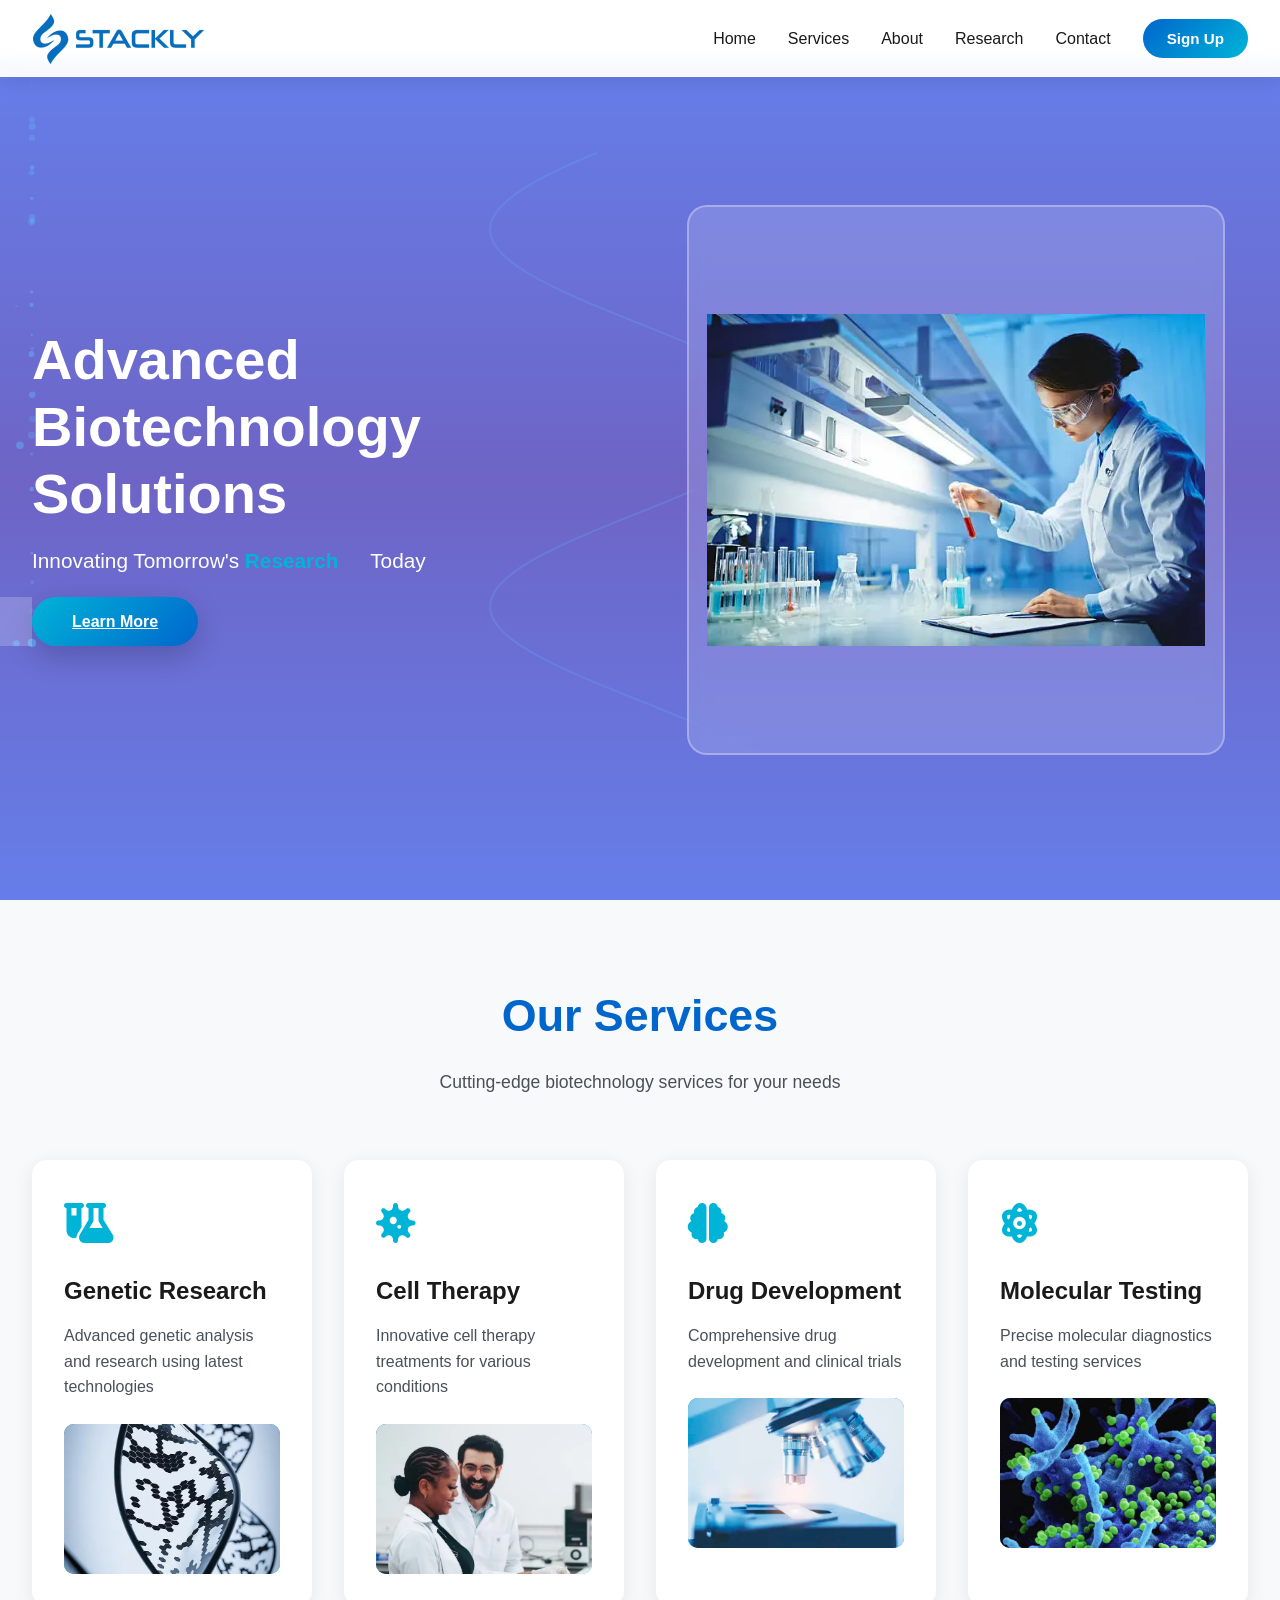
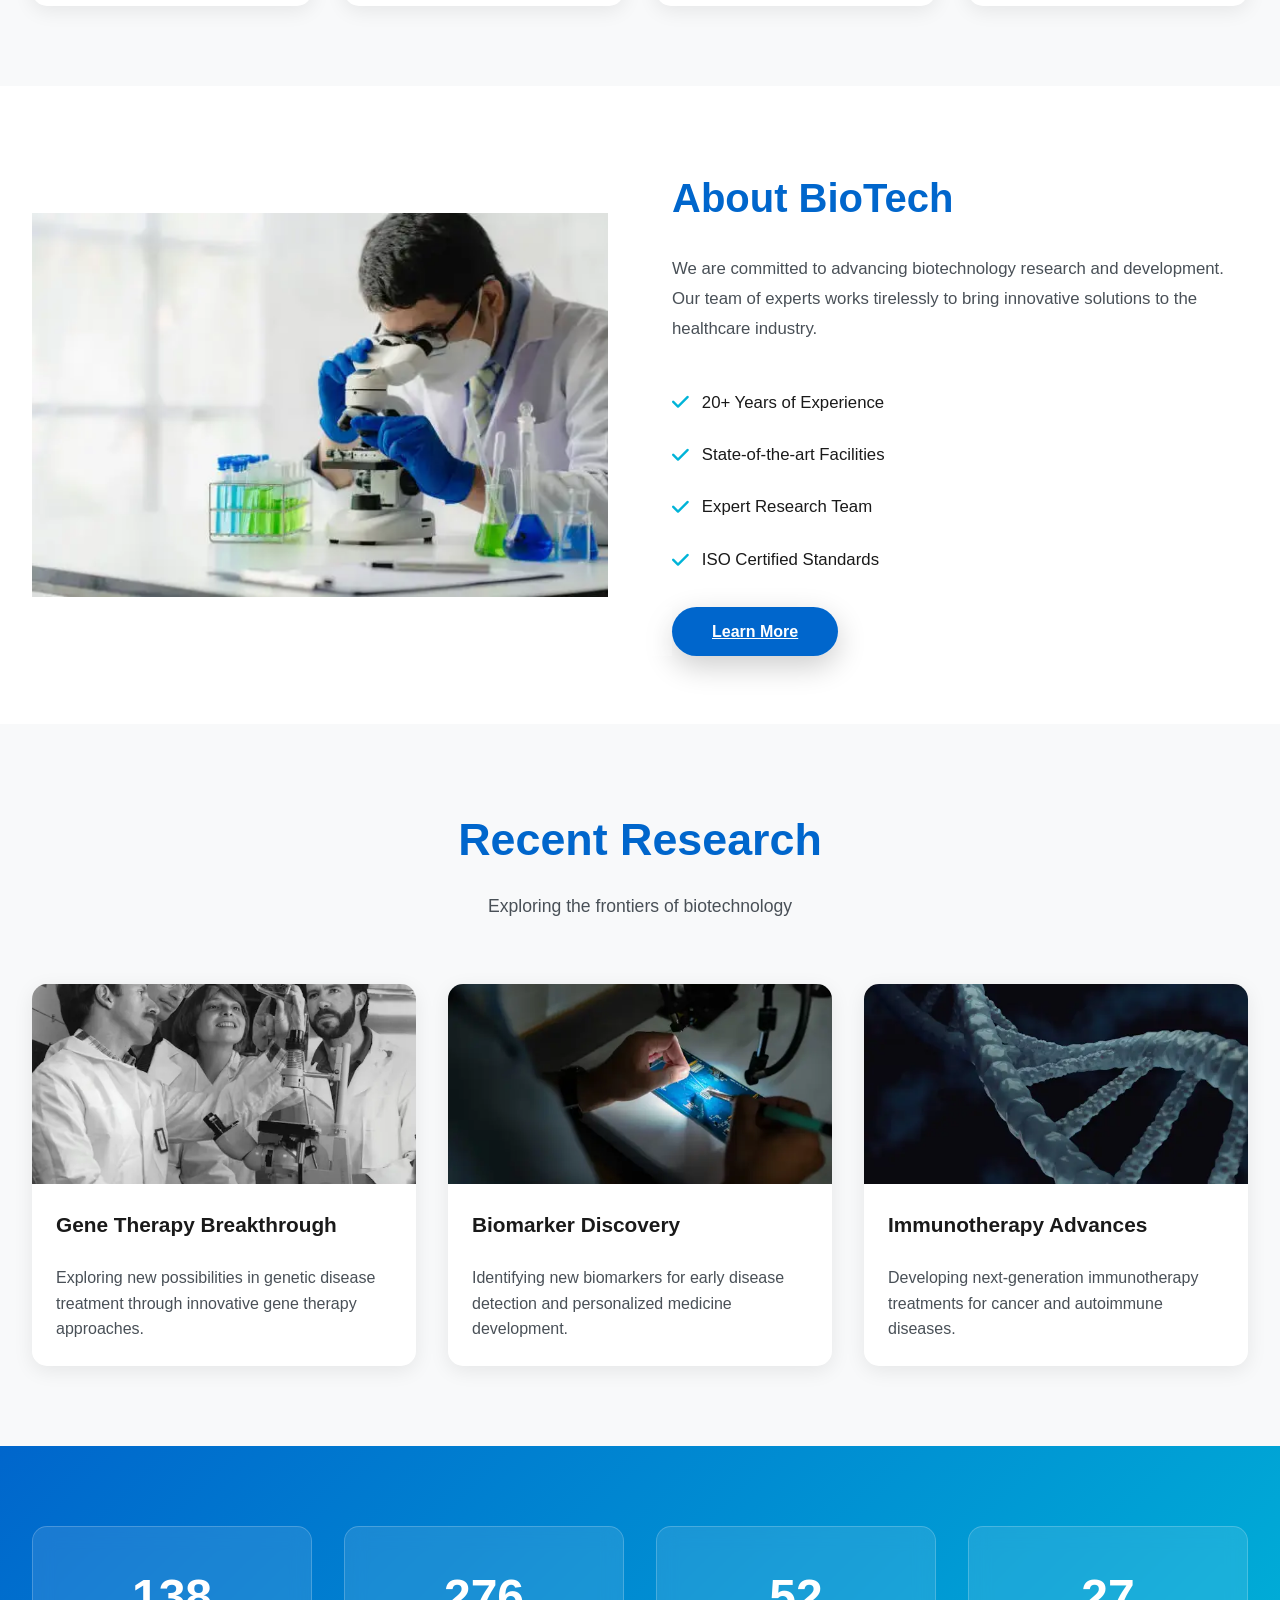
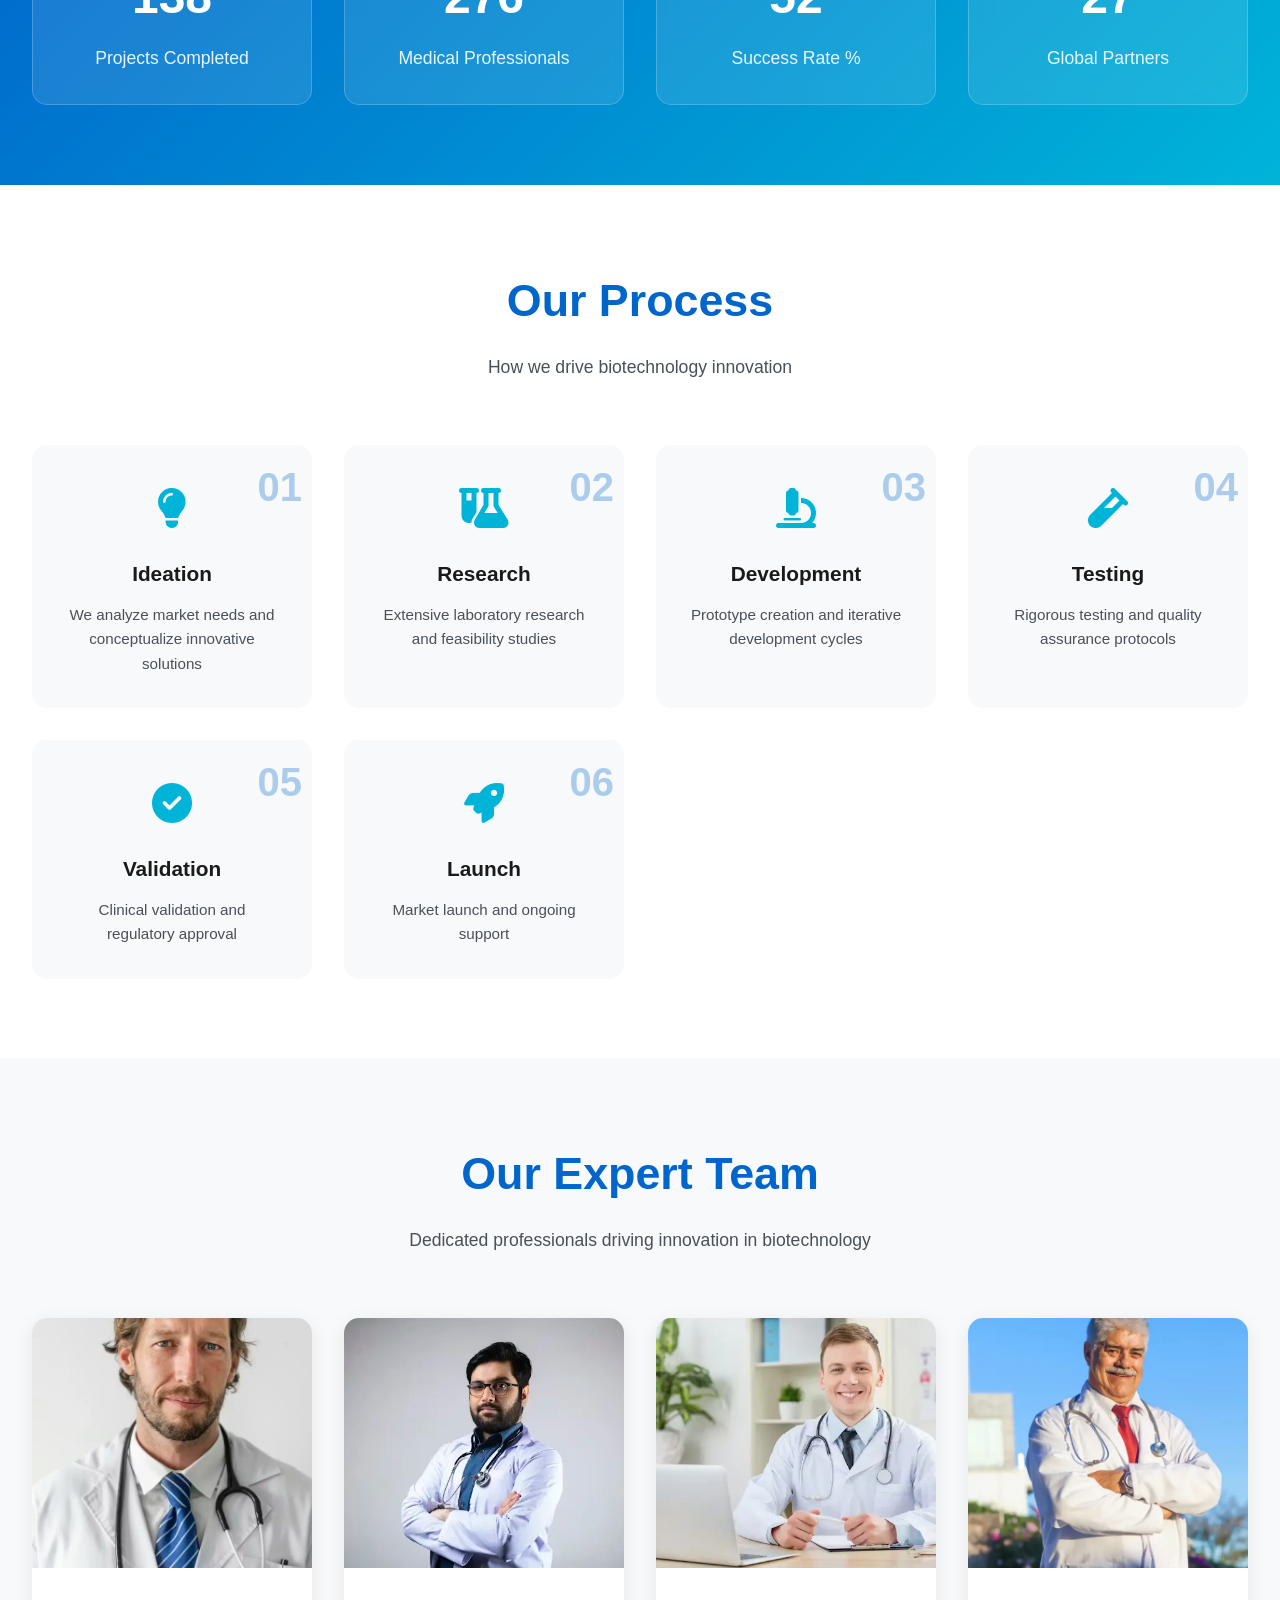
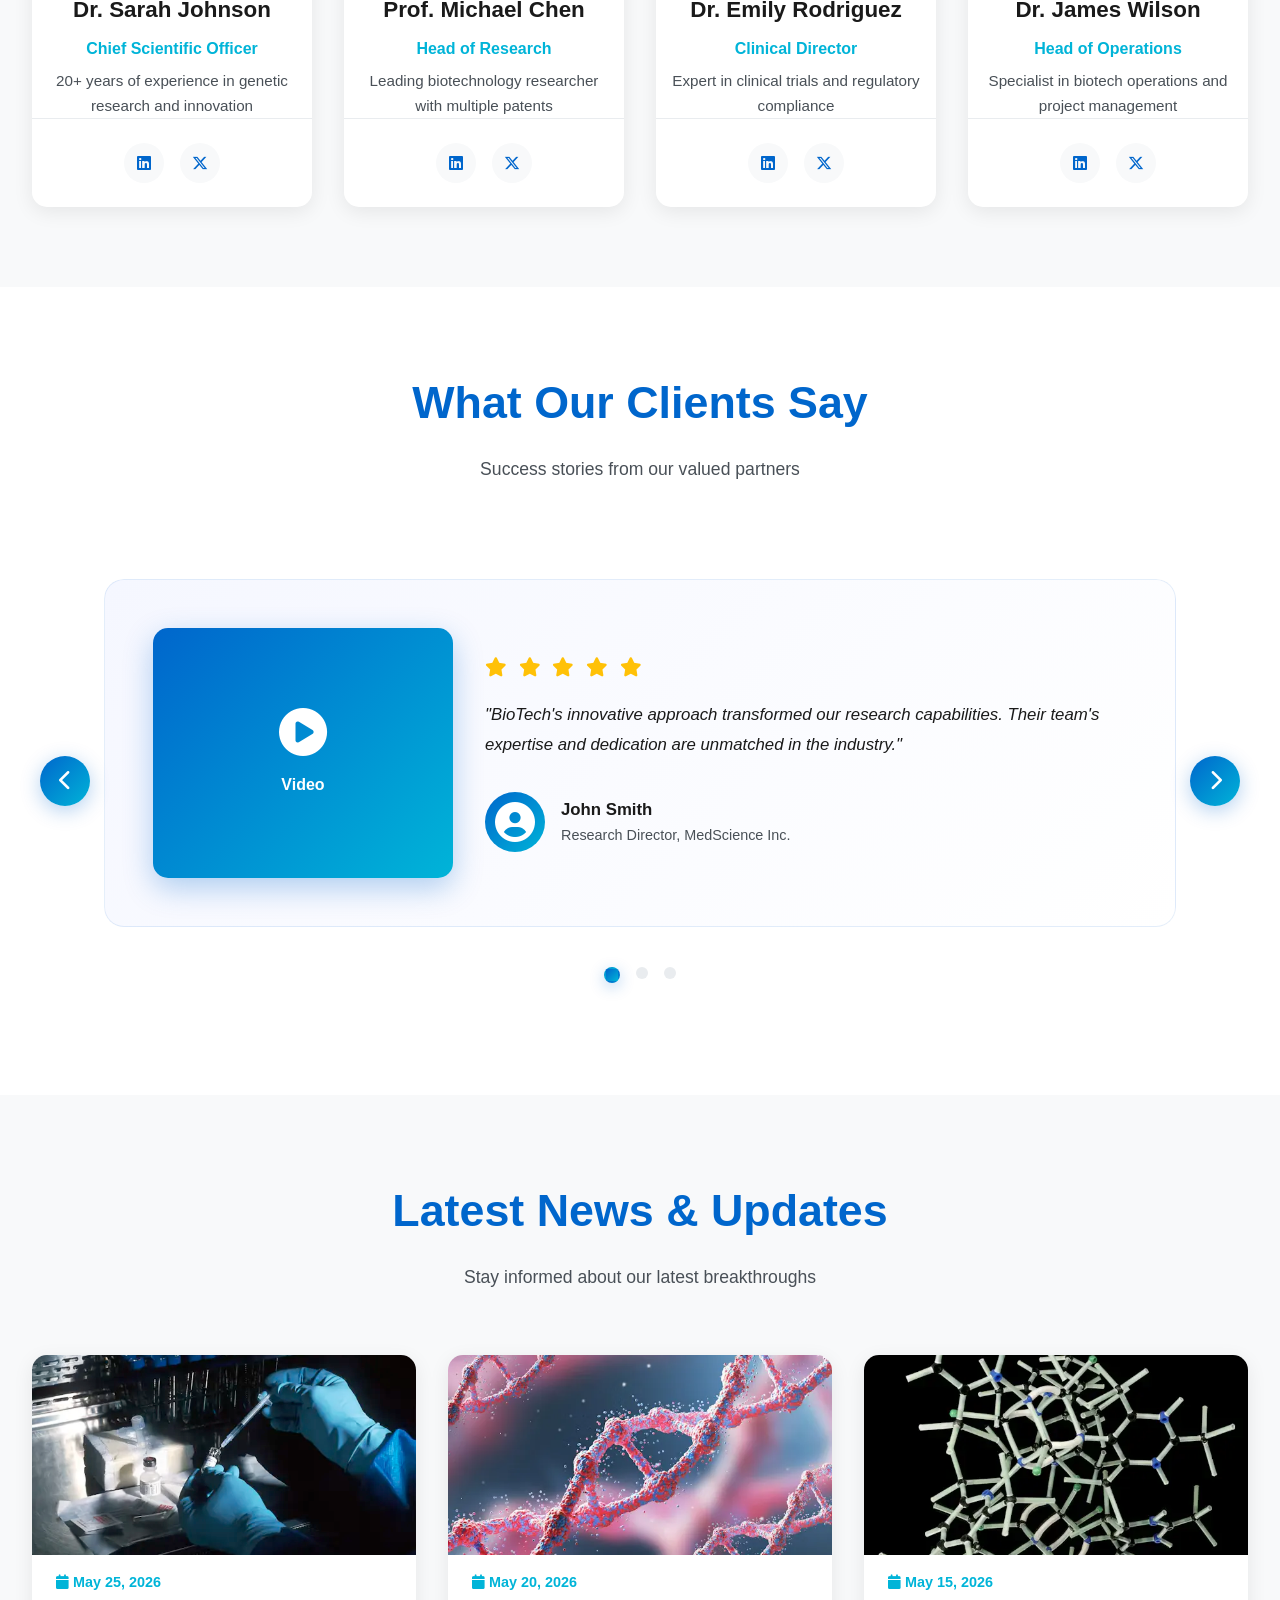
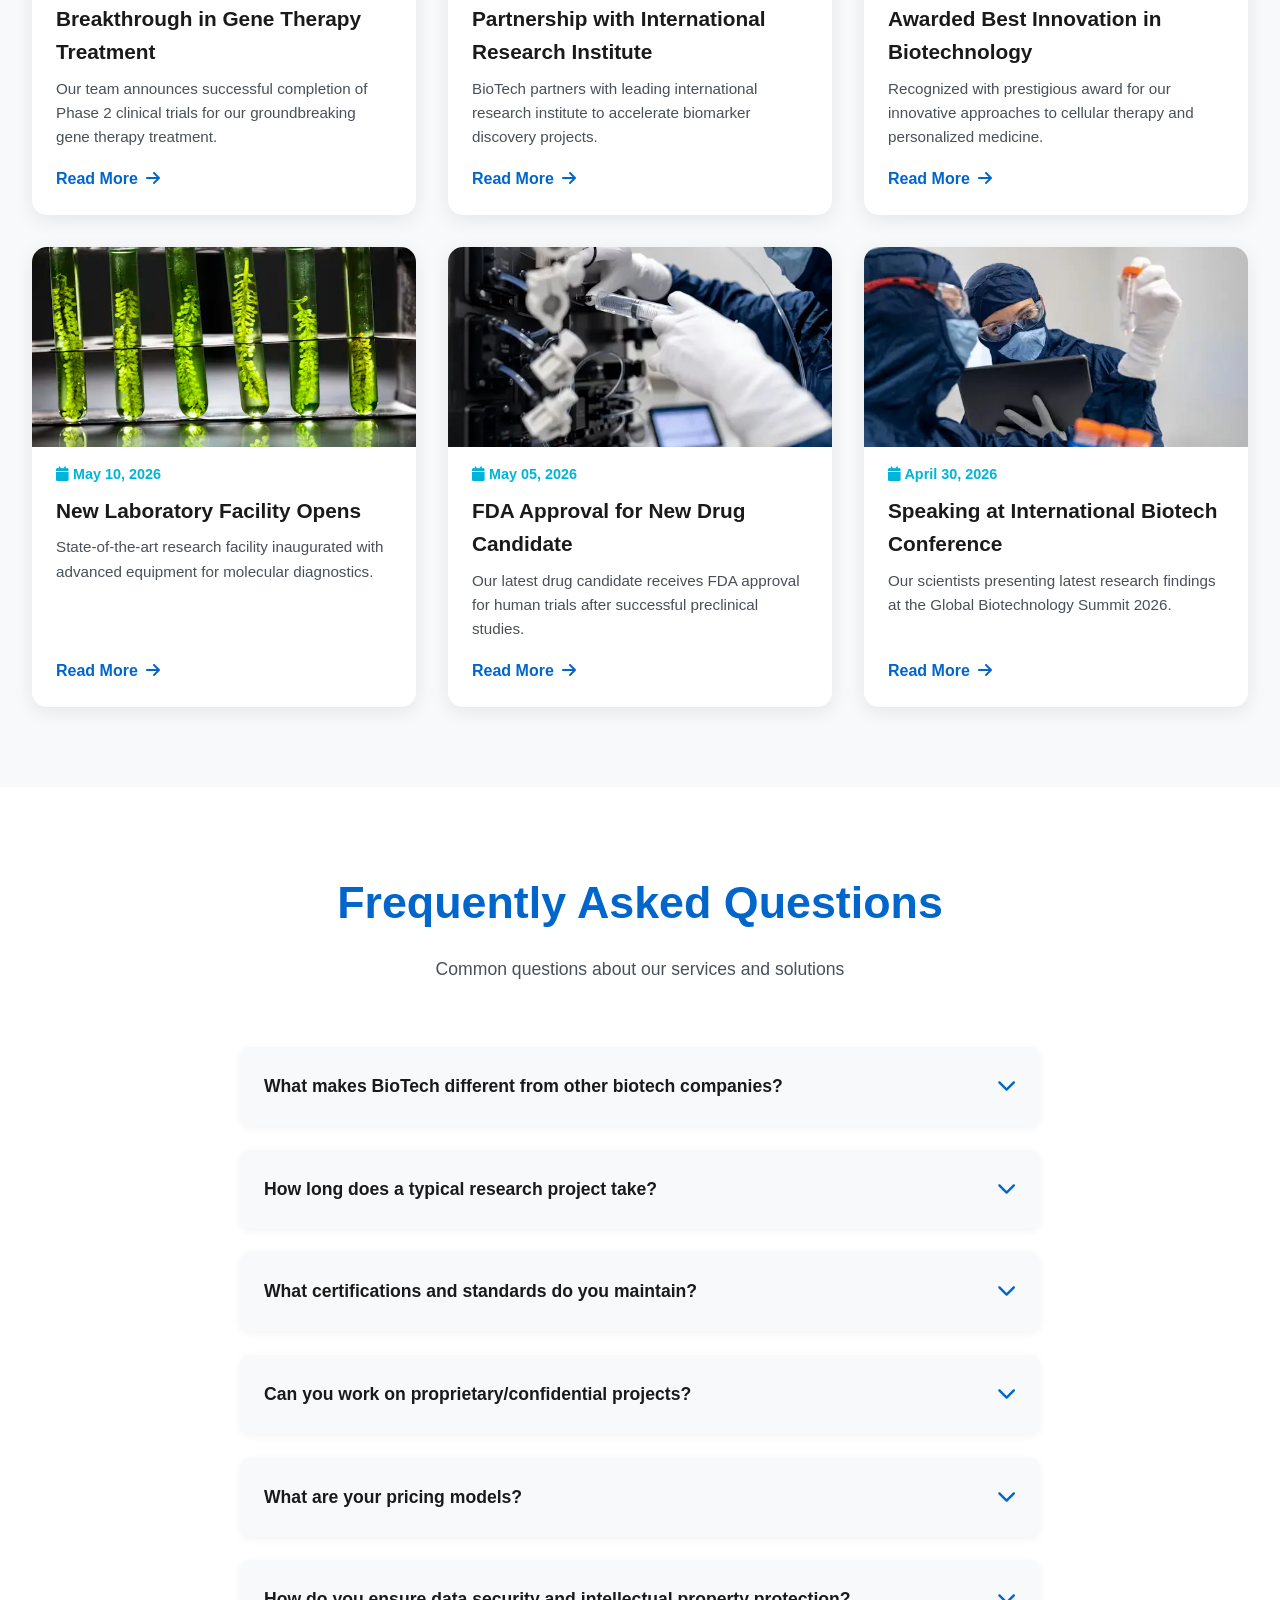
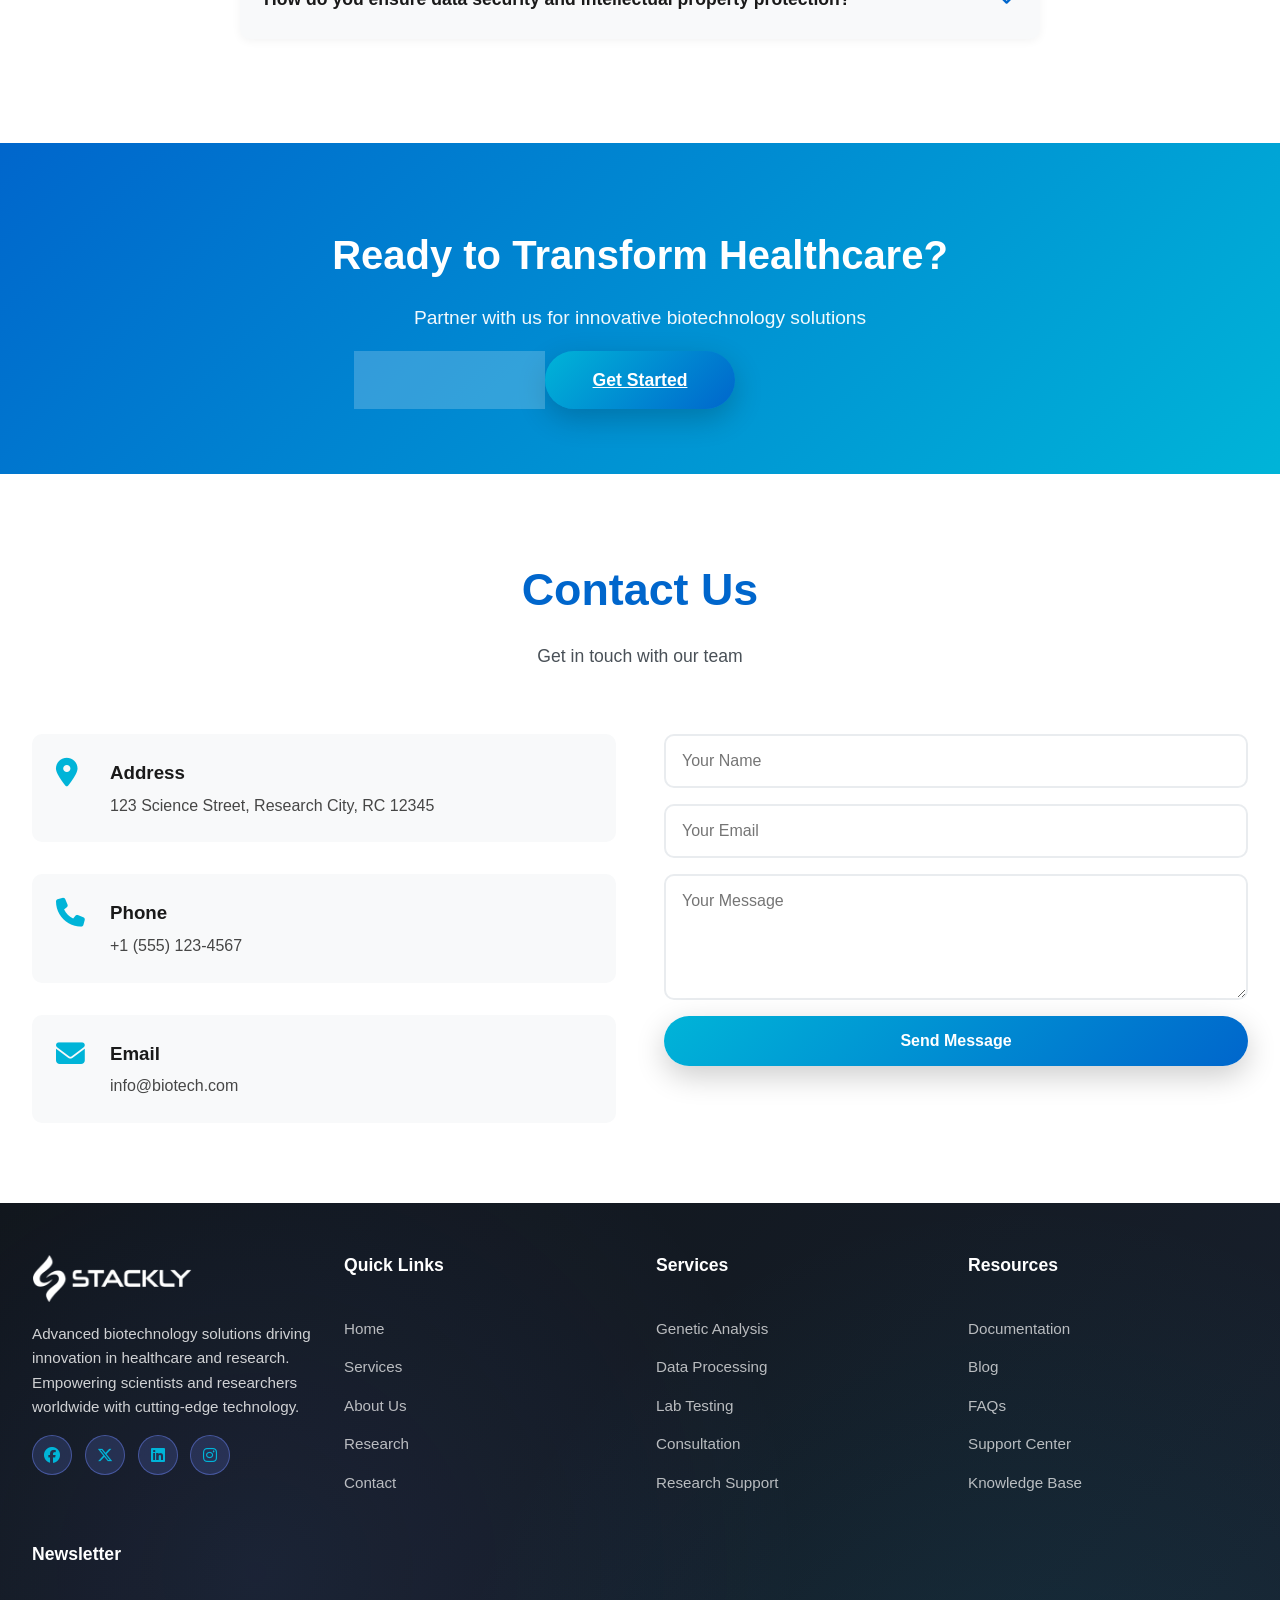
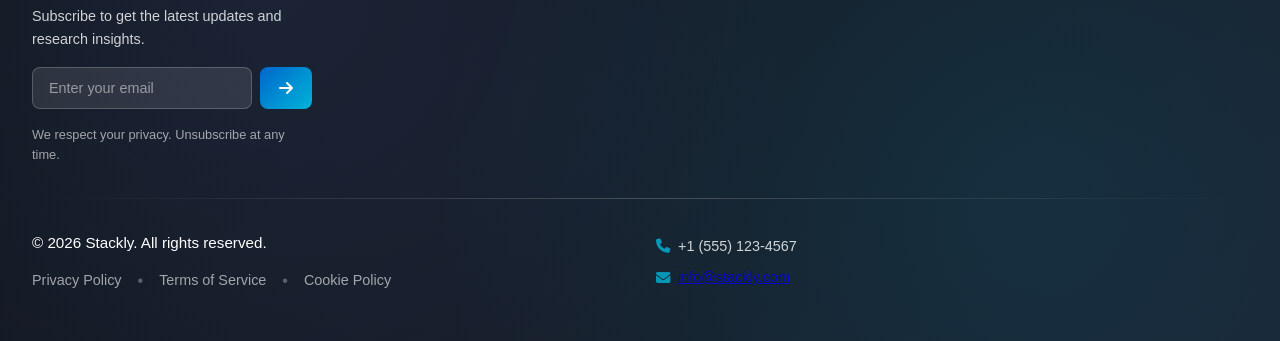
<file: index.html>
<!DOCTYPE html>
<html lang="en">
<head>
    <meta charset="UTF-8">
    <meta name="viewport" content="width=device-width, initial-scale=1.0">
    <title>Stackly - Advanced Biotechnology Solutions</title>
    <link rel="stylesheet" href="https://cdnjs.cloudflare.com/ajax/libs/font-awesome/6.5.2/css/all.min.css">
    <link rel="stylesheet" href="style.css">
</head>
<body>
    <!-- Navigation Bar -->
    <nav class="navbar">
        <div class="nav-container">
            <a href="#home" class="logo-placeholder">
                <img src="logo-stackly (1).png" alt="Stackly" class="site-logo">
            </a>
            <div class="hamburger" id="hamburger">
                <span></span>
                <span></span>
                <span></span>
            </div>
            <ul class="nav-menu" id="navMenu">
                <li><a href="#home" class="nav-link">Home</a></li>
                <li><a href="#services" class="nav-link">Services</a></li>
                <li><a href="#about" class="nav-link">About</a></li>
                <li><a href="#research" class="nav-link">Research</a></li>
                <li><a href="#contact" class="nav-link">Contact</a></li>
                <li><button class="nav-signup" id="navSignupBtn">Sign Up</button></li>
            </ul>
        </div>
    </nav>

    <!-- Signup Modal -->
    <!-- Modern Signup Modal -->
    <div id="signupModal" class="modern-modal">
        <div class="modal-overlay"></div>
        <div class="modal-container">
            <button class="modal-close-btn" id="closeModal">
                <i class="fas fa-times"></i>
            </button>
            
            <div class="signup-container">
                <!-- Left Section - Branding -->
                <div class="signup-brand-section">
                    <div class="brand-content">
                        <div class="brand-icon">
                            <i class="fas fa-dna"></i>
                        </div>
                        <h1>Stackly</h1>
                        <p>Advanced Biotechnology Solutions</p>
                        <div class="feature-list">
                            <div class="feature-item">
                                <i class="fas fa-check-circle"></i>
                                <span>AI-Powered Analysis</span>
                            </div>
                            <div class="feature-item">
                                <i class="fas fa-check-circle"></i>
                                <span>Real-time Collaboration</span>
                            </div>
                            <div class="feature-item">
                                <i class="fas fa-check-circle"></i>
                                <span>24/7 Support</span>
                            </div>
                        </div>
                    </div>
                </div>

                <!-- Right Section - Form -->
                <div class="signup-form-section">
                    <div class="form-header">
                        <h2>Create Account</h2>
                        <p>Join our biotech community today</p>
                    </div>

                    <form class="modern-signup-form" id="signupForm">
                        <!-- Row 1: Name -->
                        <div class="form-row">
                            <div class="form-group">
                                <label for="fname">
                                    <i class="fas fa-user"></i>
                                    Full Name
                                </label>
                                <input type="text" id="fname" name="fname" placeholder="Dr. John Doe" required>
                                <span class="form-error" id="fname-error"></span>
                            </div>
                        </div>

                        <!-- Row 2: Company & Role -->
                        <div class="form-row">
                            <div class="form-group">
                                <label for="company">
                                    <i class="fas fa-building"></i>
                                    Company Name
                                </label>
                                <input type="text" id="company" name="company" placeholder="BioTech Inc." required>
                                <span class="form-error" id="company-error"></span>
                            </div>
                            <div class="form-group">
                                <label for="role">
                                    <i class="fas fa-briefcase"></i>
                                    Role
                                </label>
                                <select id="role" name="role" required>
                                    <option value="">Select Role</option>
                                    <option value="researcher">Researcher</option>
                                    <option value="manager">Manager</option>
                                    <option value="analyst">Analyst</option>
                                    <option value="director">Director</option>
                                    <option value="other">Other</option>
                                </select>
                            </div>
                        </div>

                        <!-- Row 3: Email & Phone -->
                        <div class="form-row">
                            <div class="form-group">
                                <label for="semail">
                                    <i class="fas fa-envelope"></i>
                                    Email Address
                                </label>
                                <input type="email" id="semail" name="semail" placeholder="john@biotech.com" required>
                                <span class="form-error" id="semail-error"></span>
                            </div>
                            <div class="form-group">
                                <label for="phone">
                                    <i class="fas fa-phone"></i>
                                    Phone
                                </label>
                                <input type="tel" id="phone" name="phone" placeholder="+1 (555) 123-4567">
                            </div>
                        </div>

                        <!-- Row 4: Password -->
                        <div class="form-row">
                            <div class="form-group">
                                <label for="spassword">
                                    <i class="fas fa-lock"></i>
                                    Password
                                </label>
                                <div class="password-input">
                                    <input type="password" id="spassword" name="spassword" placeholder="At least 8 characters" required>
                                    <button type="button" class="toggle-password" id="togglePassword1">
                                        <i class="fas fa-eye"></i>
                                    </button>
                                </div>
                                <span class="form-error" id="spassword-error"></span>
                            </div>
                        </div>

                        <!-- Row 5: Confirm Password -->
                        <div class="form-row">
                            <div class="form-group">
                                <label for="cpassword">
                                    <i class="fas fa-lock"></i>
                                    Confirm Password
                                </label>
                                <div class="password-input">
                                    <input type="password" id="cpassword" name="cpassword" placeholder="Confirm your password" required>
                                    <button type="button" class="toggle-password" id="togglePassword2">
                                        <i class="fas fa-eye"></i>
                                    </button>
                                </div>
                                <span class="form-error" id="cpassword-error"></span>
                            </div>
                        </div>

                        <!-- Checkbox: Terms -->
                        <div class="checkbox-group">
                                    <label class="custom-checkbox">
                                <input type="checkbox" id="terms" name="terms" required>
                                <span class="checkbox-mark"></span>
                                <span class="checkbox-text">I agree to the <a href="404.html">Terms of Service</a> and <a href="404.html">Privacy Policy</a></span>
                            </label>
                        </div>

                        <!-- Submit Button -->
                        <button type="submit" class="submit-btn">
                            <span>Create Account</span>
                            <i class="fas fa-arrow-right"></i>
                        </button>

                        <!-- Sign In Link -->
                        <p class="signin-link">Already have an account? <a href="#" class="switch-to-signin">Sign In Here</a></p>
                    </form>
                </div>
            </div>
        </div>
    </div>

    <!-- Signin Modal -->
    <div id="signinModal" class="modern-modal">
        <div class="modal-overlay"></div>
        <div class="modal-container">
            <button class="modal-close-btn" id="closeSigninModal">
                <i class="fas fa-times"></i>
            </button>
            <div class="signup-container">
                <div class="signup-brand-section">
                    <div class="brand-content">
                        <div class="brand-icon">
                            <i class="fas fa-user-check"></i>
                        </div>
                        <h1>Stackly</h1>
                        <p>Secure access to your biotechnology dashboard</p>
                        <div class="feature-list">
                            <div class="feature-item">
                                <i class="fas fa-lock"></i>
                                <span>Fast Secure Login</span>
                            </div>
                            <div class="feature-item">
                                <i class="fas fa-shield-alt"></i>
                                <span>Encrypted Data Access</span>
                            </div>
                            <div class="feature-item">
                                <i class="fas fa-chart-line"></i>
                                <span>Real-time Research Insight</span>
                            </div>
                        </div>
                    </div>
                </div>
                <div class="signup-form-section">
                    <div class="form-header">
                        <h2>Sign In</h2>
                        <p>Welcome back! Log in to continue.</p>
                    </div>
                    <form class="modern-signup-form" id="signinForm">
                        <div class="form-row">
                            <div class="form-group">
                                <label for="signinEmail">
                                    <i class="fas fa-envelope"></i>
                                    Email Address
                                </label>
                                <input type="email" id="signinEmail" name="signinEmail" placeholder="john@biotech.com" required>
                                <span class="form-error" id="signinEmail-error"></span>
                            </div>
                        </div>
                        <div class="form-row">
                            <div class="form-group">
                                <label for="signinPassword">
                                    <i class="fas fa-lock"></i>
                                    Password
                                </label>
                                <div class="password-input">
                                    <input type="password" id="signinPassword" name="signinPassword" placeholder="Your password" required>
                                    <button type="button" class="toggle-password" id="toggleSigninPassword">
                                        <i class="fas fa-eye"></i>
                                    </button>
                                </div>
                                <span class="form-error" id="signinPassword-error"></span>
                            </div>
                        </div>
                        <button type="submit" class="submit-btn">
                            <span>Sign In</span>
                            <i class="fas fa-arrow-right"></i>
                        </button>
                        <p class="signin-link">Don't have an account? <a href="#" class="switch-to-signup">Create one</a></p>
                    </form>
                </div>
            </div>
        </div>
    </div>

    <!-- Hero Section -->
    <section id="home" class="hero">
        <!-- Canvas for Animated Background Video -->
        <canvas id="heroCanvas" class="hero-video"></canvas>
        
        <!-- Video Overlay -->
        <div class="video-overlay"></div>
        
        <div class="hero-content">
            <h1 class="hero-title">Advanced Biotechnology Solutions</h1>
            <p class="hero-subtitle">Innovating Tomorrow's <span id="changingWord">Healthcare</span> Today</p>
            <a href="404.html" class="cta-button">Learn More</a>
        </div>
        <div class="hero-image-placeholder">
            <div class="placeholder-box">
                <img id="bio_home1" src="herosection.webp" alt="Hero Section Image" class="placeholder-image">
            </div>
        </div>
    </section>

    <!-- Services Section -->
    <section id="services" class="services">
        <div class="section-header">
            <h2>Our Services</h2>
            <p>Cutting-edge biotechnology services for your needs</p>
        </div>
        <div class="services-grid">
            <div class="service-card">
                <div class="service-icon">
                    <i class="fas fa-flask-vial"></i>
                </div>
                <h3>Genetic Research</h3>
                <p>Advanced genetic analysis and research using latest technologies</p>
                <div class="service-image-placeholder">
                    <img src="2ndimg.wep.webp" alt="Genetic research" class="placeholder-image">
                </div>
            </div>
            <div class="service-card">
                <div class="service-icon">
                    <i class="fas fa-virus"></i>
                </div>
                <h3>Cell Therapy</h3>
                <p>Innovative cell therapy treatments for various conditions</p>
                <div class="service-image-placeholder">
                    <img src="3rdimg.webp" alt="Cell therapy" class="placeholder-image">
                </div>
            </div>
            <div class="service-card">
                <div class="service-icon">
                    <i class="fas fa-brain"></i>
                </div>
                <h3>Drug Development</h3>
                <p>Comprehensive drug development and clinical trials</p>
                <div class="service-image-placeholder">
                    <img src="4thimg.webp" alt="Drug development" class="placeholder-image">
                </div>
            </div>
            <div class="service-card">
                <div class="service-icon">
                    <i class="fas fa-atom"></i>
                </div>
                <h3>Molecular Testing</h3>
                <p>Precise molecular diagnostics and testing services</p>
                <div class="service-image-placeholder">
                    <img src="5thimg.webp" alt="Molecular testing" class="placeholder-image">
                </div>
            </div>
        </div>
    </section>

    <!-- About Section -->
    <section id="about" class="about">
        <div class="about-container">
            <div class="about-image-placeholder">
                <img src="1stimg.wep.webp" alt="About BioTech" class="placeholder-image">
            </div>
            <div class="about-content">
                <h2>About BioTech</h2>
                <p>We are committed to advancing biotechnology research and development. Our team of experts works tirelessly to bring innovative solutions to the healthcare industry.</p>
                <ul class="about-list">
                    <li><i class="fas fa-check"></i> 20+ Years of Experience</li>
                    <li><i class="fas fa-check"></i> State-of-the-art Facilities</li>
                    <li><i class="fas fa-check"></i> Expert Research Team</li>
                    <li><i class="fas fa-check"></i> ISO Certified Standards</li>
                </ul>
                <a href="404.html" class="cta-button secondary">Learn More</a>
            </div>
        </div>
    </section>

    <!-- Research Section -->
    <section id="research" class="research">
        <div class="section-header">
            <h2>Recent Research</h2>
            <p>Exploring the frontiers of biotechnology</p>
        </div>
        <div class="research-grid">
            <div class="research-card">
                <div class="research-image-placeholder">
                    <img src="7thimg.webp" alt="Gene therapy breakthrough" class="placeholder-image">
                </div>
                <h3>Gene Therapy Breakthrough</h3>
                <p>Exploring new possibilities in genetic disease treatment through innovative gene therapy approaches.</p>
            </div>
            <div class="research-card">
                <div class="research-image-placeholder">
                    <img src="8thimg.webp" alt="Biomarker discovery" class="placeholder-image">
                </div>
                <h3>Biomarker Discovery</h3>
                <p>Identifying new biomarkers for early disease detection and personalized medicine development.</p>
            </div>
            <div class="research-card">
                <div class="research-image-placeholder">
                    <img src="9thimg.webp" alt="Immunotherapy advances" class="placeholder-image">
                </div>
                <h3>Immunotherapy Advances</h3>
                <p>Developing next-generation immunotherapy treatments for cancer and autoimmune diseases.</p>
            </div>
        </div>
    </section>

    <!-- Statistics Section -->
    <section class="statistics">
        <div class="stats-container">
            <div class="stat-card">
                <div class="stat-number" data-target="250">0</div>
                <div class="stat-label">Projects Completed</div>
            </div>
            <div class="stat-card">
                <div class="stat-number" data-target="500">0</div>
                <div class="stat-label">Medical Professionals</div>
            </div>
            <div class="stat-card">
                <div class="stat-number" data-target="95">0</div>
                <div class="stat-label">Success Rate %</div>
            </div>
            <div class="stat-card">
                <div class="stat-number" data-target="50">0</div>
                <div class="stat-label">Global Partners</div>
            </div>
        </div>
    </section>

    <!-- Process Section -->
    <section class="process">
        <div class="section-header">
            <h2>Our Process</h2>
            <p>How we drive biotechnology innovation</p>
        </div>
        <div class="process-container">
            <div class="process-step">
                <div class="step-number">01</div>
                <div class="step-icon"><i class="fas fa-lightbulb"></i></div>
                <h3>Ideation</h3>
                <p>We analyze market needs and conceptualize innovative solutions</p>
            </div>
            <div class="process-step">
                <div class="step-number">02</div>
                <div class="step-icon"><i class="fas fa-flask-vial"></i></div>
                <h3>Research</h3>
                <p>Extensive laboratory research and feasibility studies</p>
            </div>
            <div class="process-step">
                <div class="step-number">03</div>
                <div class="step-icon"><i class="fas fa-microscope"></i></div>
                <h3>Development</h3>
                <p>Prototype creation and iterative development cycles</p>
            </div>
            <div class="process-step">
                <div class="step-number">04</div>
                <div class="step-icon"><i class="fas fa-vial"></i></div>
                <h3>Testing</h3>
                <p>Rigorous testing and quality assurance protocols</p>
            </div>
            <div class="process-step">
                <div class="step-number">05</div>
                <div class="step-icon"><i class="fas fa-check-circle"></i></div>
                <h3>Validation</h3>
                <p>Clinical validation and regulatory approval</p>
            </div>
            <div class="process-step">
                <div class="step-number">06</div>
                <div class="step-icon"><i class="fas fa-rocket"></i></div>
                <h3>Launch</h3>
                <p>Market launch and ongoing support</p>
            </div>
        </div>
    </section>

    <!-- Team Section -->
    <section class="team">
        <div class="section-header">
            <h2>Our Expert Team</h2>
            <p>Dedicated professionals driving innovation in biotechnology</p>
        </div>
        <div class="team-grid">
            <div class="team-card">
                <div class="team-image-placeholder">
                    <img src="doctor1.webp" alt="Dr. Sarah Johnson" class="team-profile-image">
                </div>
                <h3>Dr. Sarah Johnson</h3>
                <p class="position">Chief Scientific Officer</p>
                <p class="bio">20+ years of experience in genetic research and innovation</p>
                <div class="team-social">
                    <a href="404.html"><i class="fab fa-linkedin"></i></a>
                    <a href="404.html"><i class="fab fa-x-twitter"></i></a>
                </div>
            </div>
            <div class="team-card">
                <div class="team-image-placeholder">
                    <img src="doctor2.webp" alt="Prof. Michael Chen" class="team-profile-image">
                </div>
                <h3>Prof. Michael Chen</h3>
                <p class="position">Head of Research</p>
                <p class="bio">Leading biotechnology researcher with multiple patents</p>
                <div class="team-social">
                    <a href="404.html"><i class="fab fa-linkedin"></i></a>
                    <a href="404.html"><i class="fab fa-x-twitter"></i></a>
                </div>
            </div>
            <div class="team-card">
                <div class="team-image-placeholder">
                    <img src="doctor3.webp" alt="Dr. Emily Rodriguez" class="team-profile-image">
                </div>
                <h3>Dr. Emily Rodriguez</h3>
                <p class="position">Clinical Director</p>
                <p class="bio">Expert in clinical trials and regulatory compliance</p>
                <div class="team-social">
                    <a href="404.html"><i class="fab fa-linkedin"></i></a>
                    <a href="404.html"><i class="fab fa-x-twitter"></i></a>
                </div>
            </div>
            <div class="team-card">
                <div class="team-image-placeholder">
                    <img src="doctor4.webp" alt="Dr. James Wilson" class="team-profile-image">
                </div>
                <h3>Dr. James Wilson</h3>
                <p class="position">Head of Operations</p>
                <p class="bio">Specialist in biotech operations and project management</p>
                <div class="team-social">
                    <a href="404.html"><i class="fab fa-linkedin"></i></a>
                    <a href="404.html"><i class="fab fa-x-twitter"></i></a>
                </div>
            </div>
        </div>
    </section>

    <!-- Testimonials Section -->
    <section class="testimonials">
        <div class="section-header">
            <h2>What Our Clients Say</h2>
            <p>Success stories from our valued partners</p>
        </div>
        <div class="testimonial-carousel">
            <div class="carousel-container">
                <div class="testimonial-card-carousel">
                    <div class="testimonial-image-placeholder">
                        <i class="fas fa-play-circle"></i>
                        <span>Video</span>
                    </div>
                    <div class="testimonial-content">
                        <div class="stars">
                            <i class="fas fa-star"></i>
                            <i class="fas fa-star"></i>
                            <i class="fas fa-star"></i>
                            <i class="fas fa-star"></i>
                            <i class="fas fa-star"></i>
                        </div>
                        <p class="testimonial-text">"BioTech's innovative approach transformed our research capabilities. Their team's expertise and dedication are unmatched in the industry."</p>
                        <div class="testimonial-author">
                            <div class="author-image">
                                <i class="fas fa-user-circle"></i>
                            </div>
                            <div>
                                <h4>John Smith</h4>
                                <p>Research Director, MedScience Inc.</p>
                            </div>
                        </div>
                    </div>
                </div>

                <div class="testimonial-card-carousel">
                    <div class="testimonial-image-placeholder">
                        <i class="fas fa-play-circle"></i>
                        <span>Video</span>
                    </div>
                    <div class="testimonial-content">
                        <div class="stars">
                            <i class="fas fa-star"></i>
                            <i class="fas fa-star"></i>
                            <i class="fas fa-star"></i>
                            <i class="fas fa-star"></i>
                            <i class="fas fa-star"></i>
                        </div>
                        <p class="testimonial-text">"The results exceeded our expectations. Their cutting-edge technology accelerated our product development by 40% and improved our market position."</p>
                        <div class="testimonial-author">
                            <div class="author-image">
                                <i class="fas fa-user-circle"></i>
                            </div>
                            <div>
                                <h4>Lisa Anderson</h4>
                                <p>CEO, HealthTech Solutions</p>
                            </div>
                        </div>
                    </div>
                </div>

                <div class="testimonial-card-carousel">
                    <div class="testimonial-image-placeholder">
                        <i class="fas fa-play-circle"></i>
                        <span>Video</span>
                    </div>
                    <div class="testimonial-content">
                        <div class="stars">
                            <i class="fas fa-star"></i>
                            <i class="fas fa-star"></i>
                            <i class="fas fa-star"></i>
                            <i class="fas fa-star"></i>
                            <i class="fas fa-star"></i>
                        </div>
                        <p class="testimonial-text">"Outstanding partnership! Their scientists and support team made our clinical trials seamless and successful. Highly recommended for any biotech venture."</p>
                        <div class="testimonial-author">
                            <div class="author-image">
                                <i class="fas fa-user-circle"></i>
                            </div>
                            <div>
                                <h4>Dr. Robert Taylor</h4>
                                <p>Medical Director, Global Health Partners</p>
                            </div>
                        </div>
                    </div>
                </div>
            </div>

            <button class="carousel-nav prev" id="prevTestimonial">
                <i class="fas fa-chevron-left"></i>
            </button>
            <button class="carousel-nav next" id="nextTestimonial">
                <i class="fas fa-chevron-right"></i>
            </button>

            <div class="carousel-dots">
                <span class="dot active" data-index="0"></span>
                <span class="dot" data-index="1"></span>
                <span class="dot" data-index="2"></span>
            </div>
        </div>
    </section>

    <!-- News & Updates Section -->
    <section class="news">
        <div class="section-header">
            <h2>Latest News & Updates</h2>
            <p>Stay informed about our latest breakthroughs</p>
        </div>
        <div class="news-grid">
            <div class="news-card">
                <div class="news-image-placeholder">
                    <img src="news1.webp" alt="Gene therapy breakthrough" class="placeholder-image">
                </div>
                <div class="news-date"><i class="fas fa-calendar"></i> May 25, 2026</div>
                <h3>Breakthrough in Gene Therapy Treatment</h3>
                <p>Our team announces successful completion of Phase 2 clinical trials for our groundbreaking gene therapy treatment.</p>
                <a href="404.html" class="read-more">Read More <i class="fas fa-arrow-right"></i></a>
            </div>
            <div class="news-card">
                <div class="news-image-placeholder">
                    <img src="news2.webp" alt="Research partnership" class="placeholder-image">
                </div>
                <div class="news-date"><i class="fas fa-calendar"></i> May 20, 2026</div>
                <h3>Partnership with International Research Institute</h3>
                <p>BioTech partners with leading international research institute to accelerate biomarker discovery projects.</p>
                <a href="404.html" class="read-more">Read More <i class="fas fa-arrow-right"></i></a>
            </div>
            <div class="news-card">
                <div class="news-image-placeholder">
                    <img src="news3.webp" alt="Innovation award" class="placeholder-image">
                </div>
                <div class="news-date"><i class="fas fa-calendar"></i> May 15, 2026</div>
                <h3>Awarded Best Innovation in Biotechnology</h3>
                <p>Recognized with prestigious award for our innovative approaches to cellular therapy and personalized medicine.</p>
                <a href="404.html" class="read-more">Read More <i class="fas fa-arrow-right"></i></a>
            </div>
            <div class="news-card">
                <div class="news-image-placeholder">
                    <img src="news4.webp" alt="New lab facility" class="placeholder-image">
                </div>
                <div class="news-date"><i class="fas fa-calendar"></i> May 10, 2026</div>
                <h3>New Laboratory Facility Opens</h3>
                <p>State-of-the-art research facility inaugurated with advanced equipment for molecular diagnostics.</p>
                <a href="404.html" class="read-more">Read More <i class="fas fa-arrow-right"></i></a>
            </div>
            <div class="news-card">
                <div class="news-image-placeholder">
                    <img src="news5.webp" alt="FDA approval" class="placeholder-image">
                </div>
                <div class="news-date"><i class="fas fa-calendar"></i> May 05, 2026</div>
                <h3>FDA Approval for New Drug Candidate</h3>
                <p>Our latest drug candidate receives FDA approval for human trials after successful preclinical studies.</p>
                <a href="404.html" class="read-more">Read More <i class="fas fa-arrow-right"></i></a>
            </div>
            <div class="news-card">
                <div class="news-image-placeholder">
                    <img src="news6.webp" alt="Biotech conference" class="placeholder-image">
                </div>
                <div class="news-date"><i class="fas fa-calendar"></i> April 30, 2026</div>
                <h3>Speaking at International Biotech Conference</h3>
                <p>Our scientists presenting latest research findings at the Global Biotechnology Summit 2026.</p>
                <a href="404.html" class="read-more">Read More <i class="fas fa-arrow-right"></i></a>
            </div>
        </div>
    </section>

    <!-- FAQ Section -->
    <section class="faq">
        <div class="section-header">
            <h2>Frequently Asked Questions</h2>
            <p>Common questions about our services and solutions</p>
        </div>
        <div class="faq-container">
            <div class="faq-item">
                <div class="faq-question">
                    <h3>What makes BioTech different from other biotech companies?</h3>
                    <span class="faq-icon"><i class="fas fa-chevron-down"></i></span>
                </div>
                <div class="faq-answer">
                    <p>We combine cutting-edge technology with a dedicated team of experts, ensuring innovative solutions backed by rigorous scientific research and regulatory compliance.</p>
                </div>
            </div>
            <div class="faq-item">
                <div class="faq-question">
                    <h3>How long does a typical research project take?</h3>
                    <span class="faq-icon"><i class="fas fa-chevron-down"></i></span>
                </div>
                <div class="faq-answer">
                    <p>Timeline varies based on project scope, but typically ranges from 12-36 months for comprehensive research and development with regulatory approval.</p>
                </div>
            </div>
            <div class="faq-item">
                <div class="faq-question">
                    <h3>What certifications and standards do you maintain?</h3>
                    <span class="faq-icon"><i class="fas fa-chevron-down"></i></span>
                </div>
                <div class="faq-answer">
                    <p>We maintain ISO 9001, ISO 13485, and GLP certifications. Our facilities comply with FDA regulations and international quality standards.</p>
                </div>
            </div>
            <div class="faq-item">
                <div class="faq-question">
                    <h3>Can you work on proprietary/confidential projects?</h3>
                    <span class="faq-icon"><i class="fas fa-chevron-down"></i></span>
                </div>
                <div class="faq-answer">
                    <p>Yes, we maintain strict confidentiality protocols and can execute comprehensive NDAs for all proprietary research and development work.</p>
                </div>
            </div>
            <div class="faq-item">
                <div class="faq-question">
                    <h3>What are your pricing models?</h3>
                    <span class="faq-icon"><i class="fas fa-chevron-down"></i></span>
                </div>
                <div class="faq-answer">
                    <p>We offer flexible pricing models including project-based, time-and-materials, and outcome-based arrangements tailored to your specific needs.</p>
                </div>
            </div>
            <div class="faq-item">
                <div class="faq-question">
                    <h3>How do you ensure data security and intellectual property protection?</h3>
                    <span class="faq-icon"><i class="fas fa-chevron-down"></i></span>
                </div>
                <div class="faq-answer">
                    <p>We employ industry-leading security measures, encrypted databases, and have dedicated IP protection protocols overseen by legal experts.</p>
                </div>
            </div>
        </div>
    </section>

    <!-- CTA Section -->
    <section class="cta-section">
        <div class="cta-content">
            <h2>Ready to Transform Healthcare?</h2>
            <p>Partner with us for innovative biotechnology solutions</p>
            <a href="404.html" class="cta-button large">Get Started</a>
        </div>
    </section>

    <!-- Contact Section -->
    <section id="contact" class="contact">
        <div class="section-header">
            <h2>Contact Us</h2>
            <p>Get in touch with our team</p>
        </div>
        <div class="contact-container">
            <div class="contact-info">
                <div class="contact-item">
                    <i class="fas fa-map-marker-alt"></i>
                    <div>
                        <h3>Address</h3>
                        <p>123 Science Street, Research City, RC 12345</p>
                    </div>
                </div>
                <div class="contact-item">
                    <i class="fas fa-phone"></i>
                    <div>
                        <h3>Phone</h3>
                        <p>+1 (555) 123-4567</p>
                    </div>
                </div>
                <div class="contact-item">
                    <i class="fas fa-envelope"></i>
                    <div>
                        <h3>Email</h3>
                        <p>info@biotech.com</p>
                    </div>
                </div>
            </div>
            <form class="contact-form">
                <input type="text" placeholder="Your Name" pattern="[a-zA-Z\s]*" title="Only letters and spaces allowed" required>
                <input type="email" placeholder="Your Email" required>
                <textarea placeholder="Your Message" rows="5" required></textarea>
                <button type="submit" class="cta-button">Send Message</button>
            </form>
        </div>
    </section>

    <!-- Modern Footer -->
    <footer class="modern-footer">
        <!-- Background Animation -->
        <div class="footer-bg-animation"></div>
        
        <div class="footer-container">
            <!-- Footer Top Section -->
            <div class="footer-top">
                <!-- Company Info -->
                <div class="footer-section">
                    <div class="footer-logo">
                        <a href="#home">
                            <img src="logo-stackly (1).png" alt="Stackly" class="footer-site-logo">
                        </a>
                    </div>
                    <p class="footer-description">
                        Advanced biotechnology solutions driving innovation in healthcare and research. 
                        Empowering scientists and researchers worldwide with cutting-edge technology.
                    </p>
                    <div class="footer-socials">
                        <a href="404.html" class="social-btn" title="Facebook">
                            <i class="fab fa-facebook"></i>
                        </a>
                        <a href="404.html" class="social-btn" title="Twitter">
                            <i class="fab fa-x-twitter"></i>
                        </a>
                        <a href="404.html" class="social-btn" title="LinkedIn">
                            <i class="fab fa-linkedin"></i>
                        </a>
                        <a href="404.html" class="social-btn" title="Instagram">
                            <i class="fab fa-instagram"></i>
                        </a>
                    </div>
                </div>

                <!-- Quick Links -->
                <div class="footer-section">
                    <h3>Quick Links</h3>
                    <ul class="footer-links">
                        <li><a href="#home">Home</a></li>
                        <li><a href="#services">Services</a></li>
                        <li><a href="#about">About Us</a></li>
                        <li><a href="#research">Research</a></li>
                        <li><a href="#contact">Contact</a></li>
                    </ul>
                </div>

                <!-- Services -->
                <div class="footer-section">
                    <h3>Services</h3>
                    <ul class="footer-links">
                        <li><a href="404.html">Genetic Analysis</a></li>
                        <li><a href="404.html">Data Processing</a></li>
                        <li><a href="404.html">Lab Testing</a></li>
                        <li><a href="404.html">Consultation</a></li>
                        <li><a href="404.html">Research Support</a></li>
                    </ul>
                </div>

                <!-- Resources -->
                <div class="footer-section">
                    <h3>Resources</h3>
                    <ul class="footer-links">
                        <li><a href="404.html">Documentation</a></li>
                        <li><a href="404.html">Blog</a></li>
                        <li><a href="404.html">FAQs</a></li>
                        <li><a href="404.html">Support Center</a></li>
                        <li><a href="404.html">Knowledge Base</a></li>
                    </ul>
                </div>

                <!-- Newsletter -->
                <div class="footer-section">
                    <h3>Newsletter</h3>
                    <p class="newsletter-desc">Subscribe to get the latest updates and research insights.</p>
                    <form class="newsletter-form">
                        <input type="email" placeholder="Enter your email" required>
                        <button type="submit" class="newsletter-btn">
                            <i class="fas fa-arrow-right"></i>
                        </button>
                    </form>
                    <p class="newsletter-notice">We respect your privacy. Unsubscribe at any time.</p>
                </div>
            </div>

            <!-- Divider -->
            <div class="footer-divider"></div>

            <!-- Footer Bottom Section -->
            <div class="footer-bottom">
                <div class="footer-bottom-left">
                    <p>&copy; 2026 Stackly. All rights reserved.</p>
                    <div class="footer-legal-links">
                        <a href="404.html">Privacy Policy</a>
                        <span>•</span>
                        <a href="404.html">Terms of Service</a>
                        <span>•</span>
                        <a href="404.html">Cookie Policy</a>
                    </div>
                </div>
                <div class="footer-bottom-right">
                    <div class="footer-contact">
                        <span><i class="fas fa-phone"></i> +1 (555) 123-4567</span>
                        <span><i class="fas fa-envelope"></i> <a href="mailto:info@stackly.com">info@stackly.com</a></span>
                    </div>
                </div>
            </div>
        </div>

        <!-- Scroll to Top Button -->
        <button class="scroll-to-top" id="scrollToTop" title="Scroll to top">
            <i class="fas fa-chevron-up"></i>
        </button>
    </footer>

    <script src="script.js"></script>
</body>
</html>
</file>
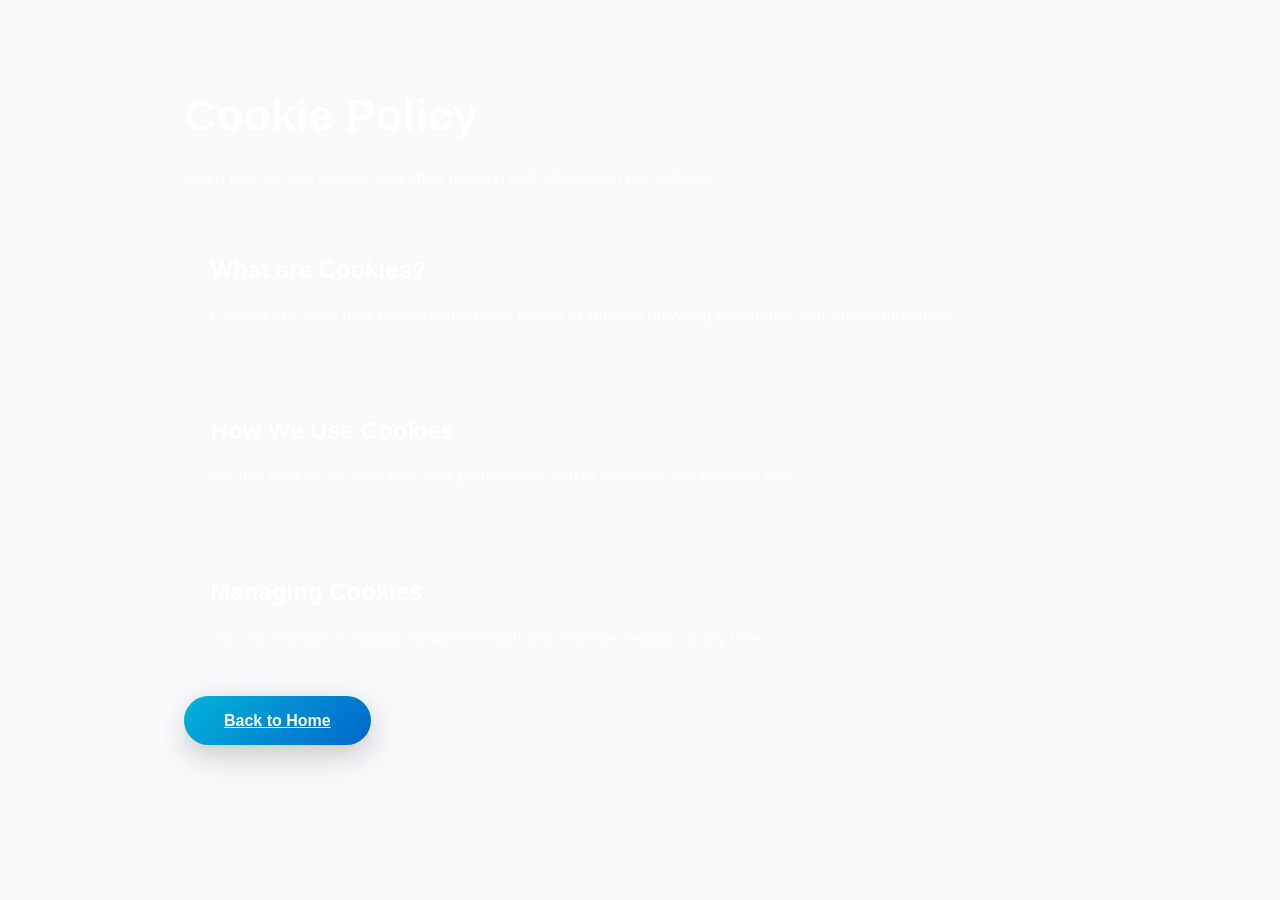
<file: cookie.html>
<!DOCTYPE html>
<html lang="en">
<head>
    <meta charset="UTF-8">
    <meta name="viewport" content="width=device-width, initial-scale=1.0">
    <title>Cookie Policy | Stackly</title>
    <link rel="stylesheet" href="https://cdnjs.cloudflare.com/ajax/libs/font-awesome/6.5.2/css/all.min.css">
    <link rel="stylesheet" href="style.css">
</head>
<body>
    <main class="content-page">
        <section class="page-heading">
            <h1>Cookie Policy</h1>
            <p>Learn how we use cookies and other tracking technologies on our website.</p>
        </section>

        <section class="policy-section">
            <h2>What are Cookies?</h2>
            <p>Cookies are small data files stored on your device to improve browsing experience and site performance.</p>
        </section>

        <section class="policy-section">
            <h2>How We Use Cookies</h2>
            <p>We use cookies for analytics, user preferences, and to make the site easier to use.</p>
        </section>

        <section class="policy-section">
            <h2>Managing Cookies</h2>
            <p>You can manage or disable cookies through your browser settings at any time.</p>
        </section>

        <a href="index.html" class="cta-button">Back to Home</a>
    </main>
</body>
</html>
</file>
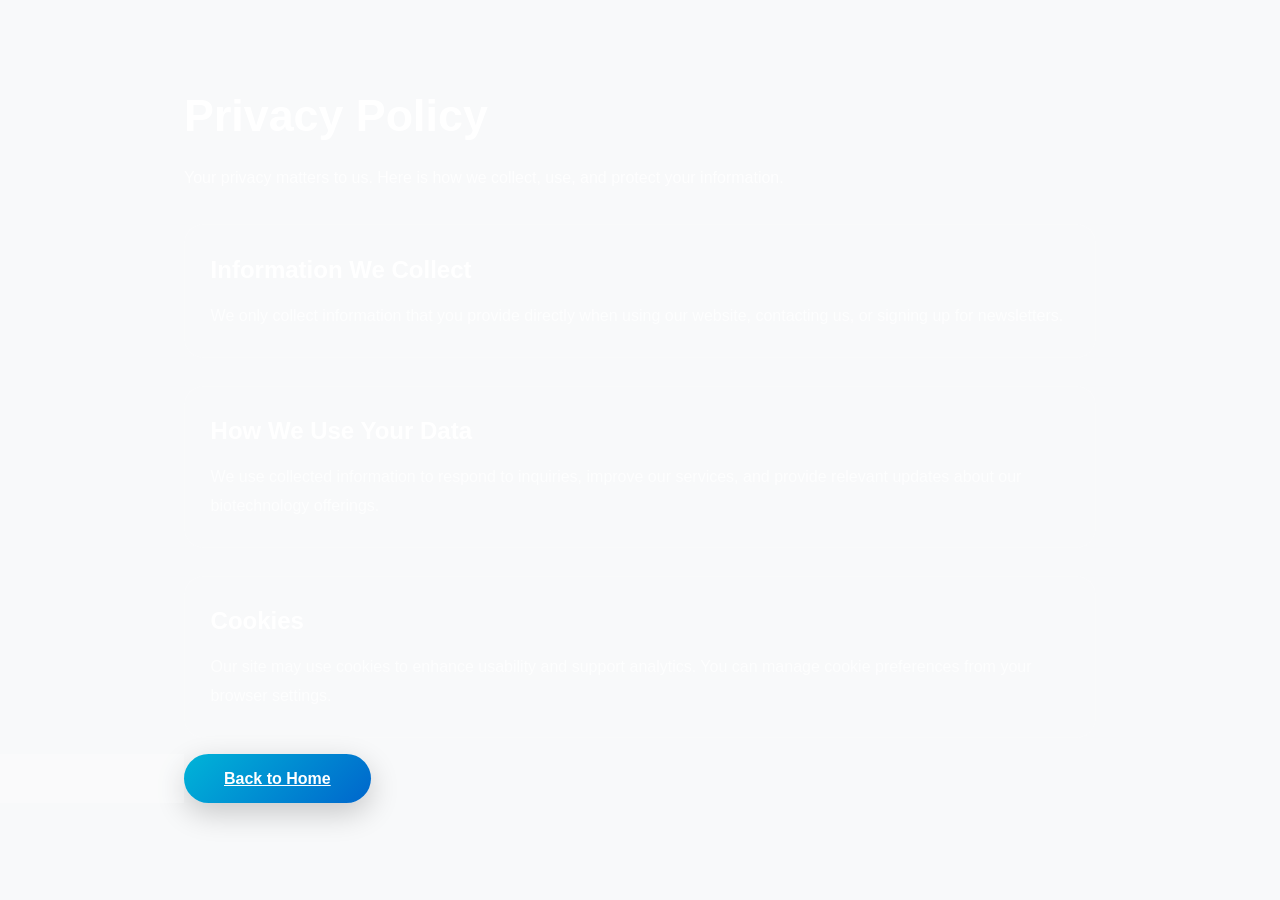
<file: privacy.html>
<!DOCTYPE html>
<html lang="en">
<head>
    <meta charset="UTF-8">
    <meta name="viewport" content="width=device-width, initial-scale=1.0">
    <title>Privacy Policy | Stackly</title>
    <link rel="stylesheet" href="https://cdnjs.cloudflare.com/ajax/libs/font-awesome/6.5.2/css/all.min.css">
    <link rel="stylesheet" href="style.css">
</head>
<body>
    <main class="content-page">
        <section class="page-heading">
            <h1>Privacy Policy</h1>
            <p>Your privacy matters to us. Here is how we collect, use, and protect your information.</p>
        </section>

        <section class="policy-section">
            <h2>Information We Collect</h2>
            <p>We only collect information that you provide directly when using our website, contacting us, or signing up for newsletters.</p>
        </section>

        <section class="policy-section">
            <h2>How We Use Your Data</h2>
            <p>We use collected information to respond to inquiries, improve our services, and provide relevant updates about our biotechnology offerings.</p>
        </section>

        <section class="policy-section">
            <h2>Cookies</h2>
            <p>Our site may use cookies to enhance usability and support analytics. You can manage cookie preferences from your browser settings.</p>
        </section>

        <a href="index.html" class="cta-button">Back to Home</a>
    </main>
</body>
</html>
</file>
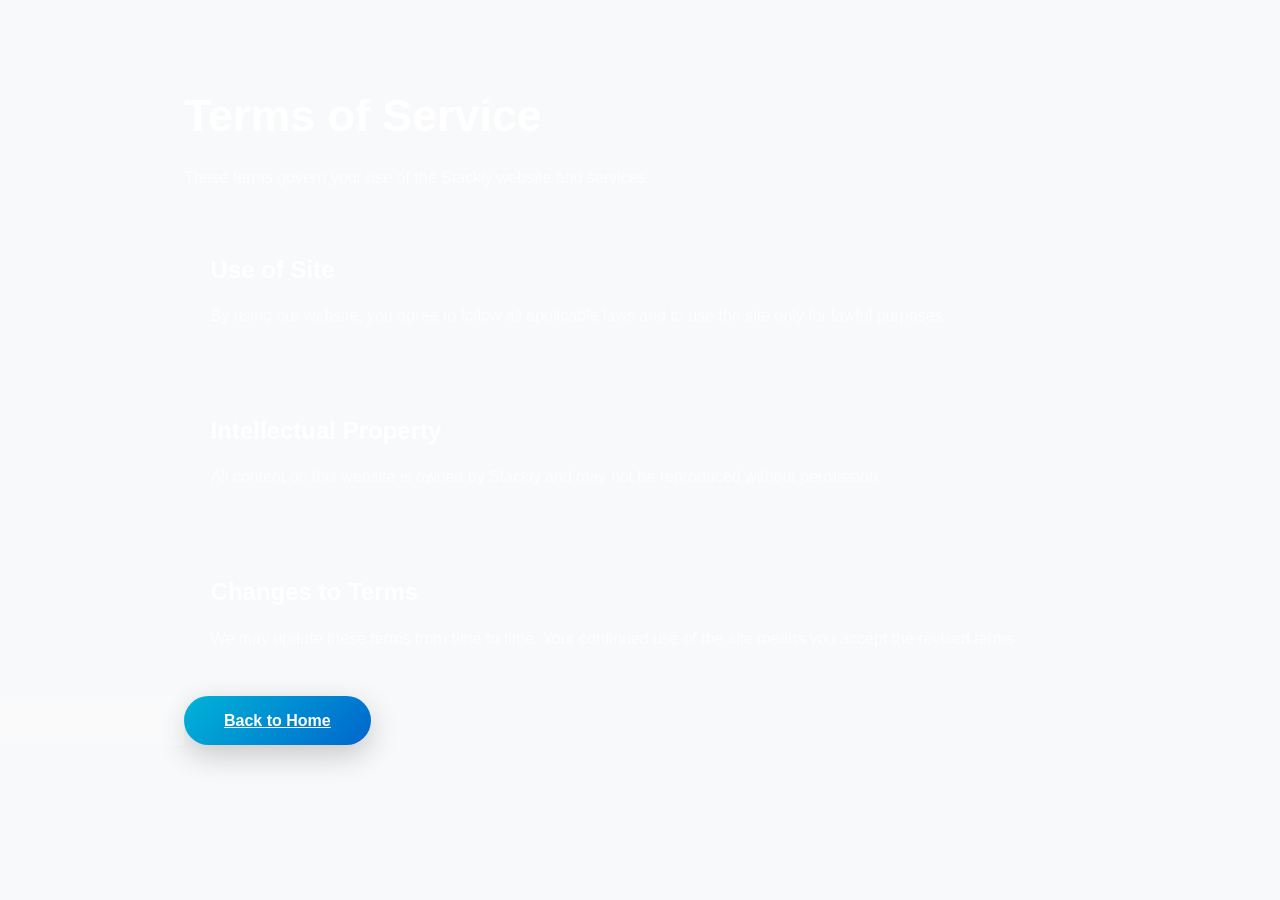
<file: terms.html>
<!DOCTYPE html>
<html lang="en">
<head>
    <meta charset="UTF-8">
    <meta name="viewport" content="width=device-width, initial-scale=1.0">
    <title>Terms of Service | Stackly</title>
    <link rel="stylesheet" href="https://cdnjs.cloudflare.com/ajax/libs/font-awesome/6.5.2/css/all.min.css">
    <link rel="stylesheet" href="style.css">
</head>
<body>
    <main class="content-page">
        <section class="page-heading">
            <h1>Terms of Service</h1>
            <p>These terms govern your use of the Stackly website and services.</p>
        </section>

        <section class="policy-section">
            <h2>Use of Site</h2>
            <p>By using our website, you agree to follow all applicable laws and to use the site only for lawful purposes.</p>
        </section>

        <section class="policy-section">
            <h2>Intellectual Property</h2>
            <p>All content on this website is owned by Stackly and may not be reproduced without permission.</p>
        </section>

        <section class="policy-section">
            <h2>Changes to Terms</h2>
            <p>We may update these terms from time to time. Your continued use of the site means you accept the revised terms.</p>
        </section>

        <a href="index.html" class="cta-button">Back to Home</a>
    </main>
</body>
</html>
</file>
<file: style.css>
:root {
    --primary-color: #0066cc;
    --secondary-color: #00b4d8;
    --accent-color: #ff006e;
    --dark-bg: #0f1419;
    --light-bg: #f8f9fa;
    --text-dark: #1a1a1a;
    --text-light: #ffffff;
    --gray-light: #e9ecef;
    --gray-dark: #495057;
    --transition: all 0.3s cubic-bezier(0.25, 0.46, 0.45, 0.94);
}

* {
    margin: 0;
    padding: 0;
    box-sizing: border-box;
}

html {
    overflow-x: hidden;
}

body {
    font-family: 'Segoe UI', Tahoma, Geneva, Verdana, sans-serif;
    line-height: 1.6;
    color: var(--text-dark);
    background: var(--light-bg);
    overflow-x: hidden;
    position: relative;
    max-width: 100vw;
}

/* Navigation Bar */
.navbar {
    position: fixed;
    top: 0;
    width: 100%;
    background: rgba(255, 255, 255, 0.95);
    backdrop-filter: blur(10px);
    z-index: 1000;
    box-shadow: 0 2px 20px rgba(0, 0, 0, 0.1);
    transition: var(--transition);
}

.navbar.scrolled {
    background: rgba(255, 255, 255, 0.98);
    box-shadow: 0 4px 30px rgba(0, 0, 0, 0.15);
}

.nav-container {
    display: flex;
    justify-content: space-between;
    align-items: center;
    padding: 0.85rem 2rem;
    max-width: 1400px;
    margin: 0 auto;
    width: 100%;
}

.logo-placeholder {
    display: flex;
    align-items: center;
    gap: 0.5rem;
    font-size: 1.8rem;
    font-weight: 700;
    color: var(--primary-color);
    min-width: 120px;
    cursor: pointer;
    transition: var(--transition);
}

.logo-placeholder:hover {
    transform: scale(1.05);
    color: var(--secondary-color);
}

.logo-placeholder i {
    font-size: 2rem;
    animation: float 3s ease-in-out infinite;
}

.site-logo {
    height: 50px;
    width: auto;
    display: block;
    object-fit: contain;
    filter: brightness(0) saturate(100%) invert(25%) sepia(93%) saturate(4012%) hue-rotate(192deg) brightness(92%) contrast(95%);
}

@media (max-width: 768px) {
    .site-logo {
        height: 70px;
    }
}

@keyframes float {
    0%, 100% {
        transform: translateY(0);
    }
    50% {
        transform: translateY(-10px);
    }
}

.nav-menu {
    display: flex;
    list-style: none;
    gap: 2rem;
    align-items: center;
}

.nav-menu li {
    display: flex;
    align-items: center;
}

.nav-link {
    display: inline-flex;
    align-items: center;
    text-decoration: none;
    color: var(--text-dark);
    font-weight: 500;
    position: relative;
    transition: var(--transition);
    padding: 0.7rem 0;
    line-height: 1;
}

.nav-link::after {
    content: '';
    position: absolute;
    bottom: 0;
    left: 0;
    width: 0;
    height: 2px;
    background: linear-gradient(90deg, var(--primary-color), var(--secondary-color));
    transition: width 0.3s ease;
}

.nav-link:hover {
    color: var(--primary-color);
}

.nav-link:hover::after {
    width: 100%;
}

.nav-signup {
    padding: 0.7rem 1.5rem;
    background-color: var(--primary-color);
    background: linear-gradient(135deg, var(--primary-color), var(--secondary-color));
    color: white;
    border: none;
    border-radius: 25px;
    font-weight: 600;
    cursor: pointer;
    transition: var(--transition);
    font-size: 0.95rem;
}

.nav-signup:hover {
    transform: translateY(-2px);
    box-shadow: 0 8px 20px rgba(0, 102, 204, 0.3);
}

.hamburger {
    display: none;
    flex-direction: column;
    cursor: pointer;
    gap: 5px;
}

.hamburger span {
    width: 25px;
    height: 3px;
    background: var(--text-dark);
    border-radius: 3px;
    transition: var(--transition);
}

.hamburger.active span:nth-child(1) {
    transform: rotate(45deg) translate(10px, 10px);
}

.hamburger.active span:nth-child(2) {
    opacity: 0;
}

.hamburger.active span:nth-child(3) {
    transform: rotate(-45deg) translate(7px, -7px);
}

/* Hero Section */
.hero {
    margin-top: 60px;
    min-height: calc(100vh - 60px);
    display: flex;
    align-items: center;
    justify-content: space-between;
    padding: 4rem 2rem;
    background: linear-gradient(135deg, #667eea 0%, #764ba2 100%);
    color: white;
    gap: 3rem;
    animation: fadeIn 0.8s ease-out;
    position: relative;
    overflow: hidden;
}

/* Hero Video Background */
.hero-video {
    position: absolute;
    top: 0;
    left: 0;
    width: 100%;
    height: 100%;
    object-fit: cover;
    z-index: 1;
    display: block;
}

/* Video Overlay */
.video-overlay {
    position: absolute;
    top: 0;
    left: 0;
    width: 100%;
    height: 100%;
    background: rgba(102, 126, 234, 0.5);
    z-index: 1;
}

@keyframes fadeIn {
    from {
        opacity: 0;
        transform: translateY(20px);
    }
    to {
        opacity: 1;
        transform: translateY(0);
    }
}

.hero-content {
    flex: 1;
    z-index: 2;
    position: relative;
}

.hero-title {
    font-size: 3.5rem;
    margin-bottom: 1rem;
    font-weight: 800;
    line-height: 1.2;
    animation: slideInLeft 0.8s ease-out;
}

@keyframes slideInLeft {
    from {
        opacity: 0;
        transform: translateX(-50px);
    }
    to {
        opacity: 1;
        transform: translateX(0);
    }
}

.hero-subtitle {
    font-size: 1.3rem;
    margin-bottom: 2rem;
    opacity: 0.95;
    animation: slideInLeft 0.8s ease-out 0.2s both;
}

#changingWord {
    color: #00b4d8;
    font-weight: bold;
    display: inline-block;
    min-width: 120px;
    transition: opacity 0.15s ease-in-out;
}

.hero-image-placeholder {
    flex: 1;
    display: flex;
    align-items: center;
    justify-content: center;
    animation: slideInRight 0.8s ease-out;
    position: relative;
    z-index: 2;
}

@keyframes slideInRight {
    from {
        opacity: 0;
        transform: translateX(50px);
    }
    to {
        opacity: 1;
        transform: translateX(0);
    }
}

.placeholder-box {
    width: 100%;
    aspect-ratio: 1;
    background: rgba(255, 255, 255, 0.15);
    border: 2px solid rgba(255, 255, 255, 0.3);
    border-radius: 20px;
    display: flex;
    flex-direction: column;
    align-items: center;
    justify-content: center;
    backdrop-filter: blur(10px);
    transition: var(--transition);
    cursor: pointer;
}

.placeholder-box:hover {
    background: rgba(255, 255, 255, 0.25);
    transform: scale(1.05);
    box-shadow: 0 10px 40px rgba(0, 0, 0, 0.2);
}

.placeholder-box i {
    font-size: 4rem;
    margin-bottom: 1rem;
    opacity: 0.8;
}

.placeholder-box p {
    font-size: 1.1rem;
    opacity: 0.8;
}

.placeholder-image {
    width: 100%;
    height: 100%;
    object-fit: cover;
    display: block;
    border-radius: inherit;
}

/* Hero-specific image adjustments to avoid cropping */
.hero-image-placeholder .placeholder-box {
    width: 92%;
    max-width: 720px;
    height: 550px;
    display: flex;
    align-items: center;
    justify-content: center;
    overflow: hidden;
    padding: 18px;
    box-sizing: border-box;
}

.hero-image-placeholder .placeholder-image {
    width: 100%;
    height: 100%;
    object-fit: contain; /* show full image without cropping */
    object-position: center;
    border-radius: 20px;
    display: block;
    background: transparent;
}

/* hide placeholder icon/text when an actual image is present */
.placeholder-box img ~ i,
.placeholder-box img ~ p {
    display: none;
}

.service-image-placeholder .placeholder-image,
.about-image-placeholder .placeholder-image,
.research-image-placeholder .placeholder-image,
.news-image-placeholder .placeholder-image,
.team-image-placeholder .placeholder-image,
.testimonial-image-placeholder .placeholder-image {
    width: 100%;
    height: 100%;
    object-fit: cover;
    display: block;
    border-radius: inherit;
}

/* CTA Button */
.cta-button {
    padding: 1rem 2.5rem;
    font-size: 1rem;
    font-weight: 600;
    border: none;
    border-radius: 50px;
    background: linear-gradient(135deg, var(--secondary-color), var(--primary-color));
    color: white;
    cursor: pointer;
    transition: var(--transition);
    box-shadow: 0 10px 30px rgba(0, 0, 0, 0.2);
    position: relative;
    overflow: hidden;
}

.cta-button::before {
    content: '';
    position: absolute;
    top: 0;
    left: -100%;
    width: 100%;
    height: 100%;
    background: rgba(255, 255, 255, 0.2);
    transition: var(--transition);
}

.cta-button:hover::before {
    left: 100%;
}

.cta-button:hover {
    transform: translateY(-3px);
    box-shadow: 0 15px 40px rgba(0, 0, 0, 0.3);
}

.cta-button.secondary {
    background: var(--primary-color);
    color: white;
}

.cta-button.large {
    padding: 1.2rem 3rem;
    font-size: 1.1rem;
}

/* Services Section */
.services {
    padding: 5rem 2rem;
    background: var(--light-bg);
}

.section-header {
    text-align: center;
    margin-bottom: 4rem;
    animation: fadeIn 0.8s ease-out;
}

.section-header h2 {
    font-size: 2.8rem;
    margin-bottom: 1rem;
    color: var(--primary-color);
    font-weight: 800;
}

.section-header p {
    font-size: 1.1rem;
    color: var(--gray-dark);
}

.services-grid {
    display: grid;
    grid-template-columns: repeat(auto-fit, minmax(250px, 1fr));
    gap: 2rem;
    max-width: 1400px;
    margin: 0 auto;
}

.service-card {
    background: white;
    padding: 2rem;
    border-radius: 15px;
    box-shadow: 0 5px 20px rgba(0, 0, 0, 0.08);
    transition: var(--transition);
    cursor: pointer;
    animation: fadeIn 0.8s ease-out;
}

.service-card:hover {
    transform: translateY(-15px);
    box-shadow: 0 20px 50px rgba(0, 0, 0, 0.15);
}

.service-icon {
    font-size: 2.5rem;
    color: var(--secondary-color);
    margin-bottom: 1rem;
    transition: var(--transition);
}

.service-card:hover .service-icon {
    transform: scale(1.2) rotate(10deg);
    color: var(--primary-color);
}

.service-card h3 {
    font-size: 1.5rem;
    margin-bottom: 0.8rem;
    color: var(--text-dark);
}

.service-card p {
    color: var(--gray-dark);
    line-height: 1.6;
    margin-bottom: 1.5rem;
}

.service-image-placeholder {
    width: 100%;
    height: 150px;
    background: linear-gradient(135deg, var(--primary-color), var(--secondary-color));
    border-radius: 10px;
    display: flex;
    align-items: center;
    justify-content: center;
    color: white;
    font-size: 2rem;
    transition: var(--transition);
}

.service-card:hover .service-image-placeholder {
    transform: scale(1.05);
    box-shadow: 0 10px 30px rgba(0, 102, 204, 0.3);
}

/* About Section */
.about {
    padding: 5rem 2rem;
    background: white;
}

.about-container {
    display: flex;
    align-items: center;
    gap: 4rem;
    max-width: 1400px;
    margin: 0 auto;
    animation: fadeIn 0.8s ease-out;
}

.about-image-placeholder {
    flex: 1;
    min-height: 400px;
    display: flex;
    align-items: center;
    justify-content: center;
}

.about-image-placeholder .placeholder-box {
    width: 100%;
    height: 100%;
    background: linear-gradient(135deg, var(--primary-color), var(--secondary-color));
    border: none;
    color: white;
}

.about-content {
    flex: 1;
    animation: slideInRight 0.8s ease-out;
}

.about-content h2 {
    font-size: 2.5rem;
    margin-bottom: 1.5rem;
    color: var(--primary-color);
    font-weight: 800;
}

.about-content p {
    font-size: 1.05rem;
    color: var(--gray-dark);
    line-height: 1.8;
    margin-bottom: 1.5rem;
}

.about-list {
    list-style: none;
    margin: 2rem 0;
}

.about-list li {
    padding: 0.8rem 0;
    font-size: 1.05rem;
    color: var(--text-dark);
    display: flex;
    align-items: center;
    gap: 0.8rem;
    transition: var(--transition);
}

.about-list li i {
    color: var(--secondary-color);
    font-size: 1.2rem;
}

.about-list li:hover {
    transform: translateX(10px);
}

/* Research Section */
.research {
    padding: 5rem 2rem;
    background: var(--light-bg);
}

.research-grid {
    display: grid;
    grid-template-columns: repeat(auto-fit, minmax(280px, 1fr));
    gap: 2rem;
    max-width: 1400px;
    margin: 0 auto;
}

.research-card {
    background: white;
    border-radius: 15px;
    overflow: hidden;
    box-shadow: 0 5px 20px rgba(0, 0, 0, 0.08);
    transition: var(--transition);
    cursor: pointer;
    animation: fadeIn 0.8s ease-out;
}

.research-card:hover {
    transform: translateY(-15px);
    box-shadow: 0 20px 50px rgba(0, 0, 0, 0.15);
}

.research-image-placeholder {
    width: 100%;
    height: 200px;
    background: linear-gradient(135deg, #667eea, #764ba2);
    display: flex;
    align-items: center;
    justify-content: center;
    color: white;
    font-size: 3rem;
    transition: var(--transition);
}

.research-card:hover .research-image-placeholder {
    transform: scale(1.1);
}

.research-card h3 {
    font-size: 1.3rem;
    margin: 1.5rem;
    color: var(--text-dark);
    font-weight: 700;
}

.research-card p {
    margin: 0 1.5rem 1.5rem;
    color: var(--gray-dark);
    line-height: 1.6;
}

/* CTA Section */
.cta-section {
    padding: 5rem 2rem;
    background: linear-gradient(135deg, var(--primary-color), var(--secondary-color));
    color: white;
    text-align: center;
    animation: fadeIn 0.8s ease-out;
}

.cta-content h2 {
    font-size: 2.5rem;
    margin-bottom: 1rem;
    font-weight: 800;
}

.cta-content p {
    font-size: 1.2rem;
    margin-bottom: 2rem;
    opacity: 0.95;
}

/* Contact Section */
.contact {
    padding: 5rem 2rem;
    background: white;
}

.contact-container {
    max-width: 1400px;
    margin: 0 auto;
    display: grid;
    grid-template-columns: 1fr 1fr;
    gap: 3rem;
    animation: fadeIn 0.8s ease-out;
}

.contact-info {
    display: flex;
    flex-direction: column;
    gap: 2rem;
}

.contact-item {
    display: flex;
    gap: 1.5rem;
    padding: 1.5rem;
    background: var(--light-bg);
    border-radius: 10px;
    transition: var(--transition);
}

.contact-item:hover {
    background: linear-gradient(135deg, var(--primary-color), var(--secondary-color));
    color: white;
    transform: translateX(10px);
}

.contact-item i {
    font-size: 1.8rem;
    color: var(--secondary-color);
    min-width: 30px;
}

.contact-item:hover i {
    color: white;
}

.contact-item h3 {
    font-weight: 700;
    margin-bottom: 0.3rem;
}

.contact-item p {
    opacity: 0.8;
}

.contact-form {
    display: flex;
    flex-direction: column;
    gap: 1rem;
}

.contact-form input,
.contact-form textarea {
    padding: 1rem;
    border: 2px solid var(--gray-light);
    border-radius: 10px;
    font-family: inherit;
    font-size: 1rem;
    transition: var(--transition);
}

.contact-form input:focus,
.contact-form textarea:focus {
    outline: none;
    border-color: var(--primary-color);
    box-shadow: 0 0 0 3px rgba(0, 102, 204, 0.1);
}

.contact-form textarea {
    resize: vertical;
    min-height: 120px;
}

/* Modern Footer */
.modern-footer {
    background: linear-gradient(135deg, #0f1419 0%, #1a2332 100%);
    color: white;
    position: relative;
    overflow: hidden;
}

.footer-bg-animation {
    position: absolute;
    top: 0;
    left: 0;
    width: 100%;
    height: 100%;
    background: radial-gradient(circle at 20% 50%, rgba(102, 126, 234, 0.1) 0%, transparent 50%),
                radial-gradient(circle at 80% 80%, rgba(0, 180, 216, 0.1) 0%, transparent 50%);
    animation: gradientShift 15s ease-in-out infinite;
    pointer-events: none;
}

@keyframes gradientShift {
    0%, 100% {
        opacity: 1;
    }
    50% {
        opacity: 0.7;
    }
}

.footer-container {
    max-width: 1400px;
    margin: 0 auto;
    padding: 3rem 2rem;
    position: relative;
    z-index: 1;
}

.footer-top {
    display: grid;
    grid-template-columns: repeat(auto-fit, minmax(240px, 1fr));
    gap: 2rem;
    margin-bottom: 2rem;
}

.footer-section {
    animation: fadeInUp 0.8s ease-out;
}

.footer-section:nth-child(1) {
    animation-delay: 0.1s;
}

.footer-section:nth-child(2) {
    animation-delay: 0.2s;
}

.footer-section:nth-child(3) {
    animation-delay: 0.3s;
}

.footer-section:nth-child(4) {
    animation-delay: 0.4s;
}

.footer-section:nth-child(5) {
    animation-delay: 0.5s;
}

.footer-logo {
    display: flex;
    align-items: center;
    justify-content: flex-start;
    gap: 0.8rem;
    margin-bottom: 1rem;
    font-size: 1.8rem;
    font-weight: 800;
    height: auto;
}

.footer-logo i {
    color: white;
    font-size: 2rem;
    animation: float 3s ease-in-out infinite;
}

.footer-logo h2 {
    margin: 0;
    color: white;
}

.footer-site-logo {
    height: 55px;
    width: auto;
    max-width: 160px;
    display: block;
    object-fit: contain;
    object-position: left center;
    filter: brightness(0) invert(1);
    flex-shrink: 0;
}

.footer-description {
    font-size: 0.95rem;
    opacity: 0.8;
    line-height: 1.6;
    margin-bottom: 1rem;
    transition: var(--transition);
}

.footer-section:hover .footer-description {
    opacity: 1;
}

.footer-socials {
    display: flex;
    gap: 0.8rem;
    flex-wrap: wrap;
}

.social-btn {
    width: 40px;
    height: 40px;
    display: flex;
    align-items: center;
    justify-content: center;
    background: rgba(102, 126, 234, 0.2);
    border: 1px solid rgba(102, 126, 234, 0.5);
    border-radius: 50%;
    color: var(--secondary-color);
    text-decoration: none;
    transition: var(--transition);
    font-size: 1rem;
}

.social-btn:hover {
    background: linear-gradient(135deg, var(--primary-color), var(--secondary-color));
    border-color: var(--secondary-color);
    color: white;
    transform: translateY(-5px) scale(1.1);
    box-shadow: 0 10px 30px rgba(0, 102, 204, 0.3);
}

.footer-section h3 {
    font-size: 1.1rem;
    margin: 0 0 1.5rem 0;
    font-weight: 700;
    position: relative;
    padding-bottom: 0.8rem;
}

.footer-section h3::after {
    content: '';
    position: absolute;
    bottom: 0;
    left: 0;
    width: 0;
    height: 2px;
    background: linear-gradient(90deg, var(--secondary-color), var(--primary-color));
    transition: width 0.4s ease-out;
}

.footer-section:hover h3::after {
    width: 40px;
}

.footer-links {
    list-style: none;
    padding: 0;
    margin: 0;
}

.footer-links li {
    margin-bottom: 0.8rem;
}

.footer-links a {
    color: rgba(255, 255, 255, 0.7);
    text-decoration: none;
    transition: var(--transition);
    font-size: 0.95rem;
    display: inline-block;
}

.footer-links a:hover {
    color: var(--secondary-color);
    transform: translateX(5px);
}

.newsletter-desc {
    font-size: 0.9rem;
    opacity: 0.8;
    margin-bottom: 1rem;
}

.newsletter-form {
    display: flex;
    gap: 0.5rem;
    margin-bottom: 1rem;
    animation: slideIn 0.6s ease-out;
}

@keyframes slideIn {
    from {
        opacity: 0;
        transform: translateX(-20px);
    }
    to {
        opacity: 1;
        transform: translateX(0);
    }
}

.newsletter-form input {
    flex: 1;
    padding: 0.75rem 1rem;
    border: 1px solid rgba(255, 255, 255, 0.2);
    border-radius: 8px;
    background: rgba(255, 255, 255, 0.1);
    color: white;
    font-size: 0.9rem;
    transition: var(--transition);
}

.newsletter-form input::placeholder {
    color: rgba(255, 255, 255, 0.5);
}

.newsletter-form input:focus {
    outline: none;
    background: rgba(255, 255, 255, 0.15);
    border-color: var(--secondary-color);
    box-shadow: 0 0 0 3px rgba(0, 180, 216, 0.1);
}

.newsletter-btn {
    padding: 0.75rem 1.2rem;
    background: linear-gradient(135deg, var(--primary-color), var(--secondary-color));
    border: none;
    border-radius: 8px;
    color: white;
    cursor: pointer;
    font-size: 1rem;
    transition: var(--transition);
    display: flex;
    align-items: center;
    justify-content: center;
}

.newsletter-btn:hover {
    transform: translateY(-3px);
    box-shadow: 0 10px 30px rgba(0, 102, 204, 0.3);
}

.newsletter-btn:active {
    transform: translateY(-1px);
}

.newsletter-notice {
    font-size: 0.8rem;
    opacity: 0.6;
    margin: 0;
}

.newsletter-notice.success {
    color: #2ecc71;
    opacity: 1;
    font-weight: 700;
    transition: color 0.25s ease, opacity 0.25s ease;
}

.newsletter-notice.error {
    color: #ff006e;
    opacity: 1;
    font-weight: 700;
    transition: color 0.25s ease, opacity 0.25s ease;
}

.footer-divider {
    height: 1px;
    background: linear-gradient(90deg, transparent, rgba(255, 255, 255, 0.2), transparent);
    margin: 2rem 0;
    animation: expandWidth 0.8s ease-out;
}

@keyframes expandWidth {
    from {
        width: 0;
        opacity: 0;
    }
    to {
        width: 100%;
        opacity: 1;
    }
}

.footer-bottom {
    display: flex;
    justify-content: space-between;
    align-items: center;
    flex-wrap: wrap;
    gap: 2rem;
    animation: fadeInUp 0.8s ease-out 0.6s both;
}

.footer-bottom-left {
    flex: 1;
}

.footer-bottom-left p {
    margin: 0 0 0.8rem 0;
    font-size: 0.95rem;
}

.footer-legal-links {
    display: flex;
    gap: 1rem;
    flex-wrap: wrap;
    align-items: center;
}

.footer-legal-links a {
    color: rgba(255, 255, 255, 0.6);
    text-decoration: none;
    font-size: 0.9rem;
    transition: var(--transition);
}

.footer-legal-links a:hover {
    color: var(--secondary-color);
}

.footer-legal-links span {
    color: rgba(255, 255, 255, 0.3);
}

.footer-bottom-right {
    flex: 1;
    text-align: right;
}

.footer-contact {
    display: flex;
    flex-direction: column;
    gap: 0.5rem;
    font-size: 0.9rem;
    opacity: 0.8;
}

.footer-contact span {
    display: inline-flex;
    align-items: center;
    gap: 0.5rem;
    transition: var(--transition);
}

.footer-contact span:hover {
    opacity: 1;
    color: var(--secondary-color);
}

.footer-contact i {
    color: var(--secondary-color);
}

.content-page {
    max-width: 960px;
    margin: 5rem auto;
    padding: 0 1.5rem;
    color: #ffffff;
}

.page-heading {
    margin-bottom: 2rem;
}

.page-heading h1 {
    font-size: clamp(2.5rem, 3.5vw, 3.5rem);
    margin-bottom: 0.75rem;
}

.page-heading p {
    max-width: 850px;
    line-height: 1.8;
    color: rgba(255, 255, 255, 0.8);
}

.policy-section {
    margin-bottom: 1.75rem;
    padding: 1.6rem;
    background: rgba(255, 255, 255, 0.05);
    border: 1px solid rgba(255, 255, 255, 0.1);
    border-radius: 20px;
}

.policy-section h2 {
    margin-bottom: 0.8rem;
}

.policy-section p {
    margin: 0;
    line-height: 1.8;
    color: rgba(255, 255, 255, 0.75);
}

/* Scroll to Top Button */
.scroll-to-top {
    position: fixed;
    bottom: 2rem;
    right: 2rem;
    width: 50px;
    height: 50px;
    background: linear-gradient(135deg, var(--primary-color), var(--secondary-color));
    border: none;
    border-radius: 50%;
    color: white;
    cursor: pointer;
    font-size: 1.2rem;
    display: none;
    align-items: center;
    justify-content: center;
    box-shadow: 0 10px 30px rgba(0, 102, 204, 0.3);
    transition: var(--transition);
    z-index: 999;
}

.scroll-to-top.show {
    display: flex;
    animation: popIn 0.3s ease-out;
}

@keyframes popIn {
    from {
        opacity: 0;
        transform: scale(0);
    }
    to {
        opacity: 1;
        transform: scale(1);
    }
}

.scroll-to-top:hover {
    transform: translateY(-5px) scale(1.1);
    box-shadow: 0 15px 40px rgba(0, 102, 204, 0.4);
}

.scroll-to-top:active {
    transform: translateY(-2px) scale(1);
}

/* Mobile Responsive */
@media (max-width: 768px) {
    .footer-container {
        padding: 2rem 1rem;
    }

    .footer-top {
        grid-template-columns: 1fr;
        gap: 2rem;
    }

    .footer-bottom {
        flex-direction: column;
        text-align: center;
    }

    .footer-bottom-right {
        text-align: center;
    }

    .footer-contact {
        align-items: center;
        text-align: center;
    }

    .footer-legal-links {
        justify-content: center;
    }

    .newsletter-form {
        flex-direction: column;
    }

    .scroll-to-top {
        bottom: 1.5rem;
        right: 1.5rem;
        width: 45px;
        height: 45px;
    }
}

/* Mobile Responsive */
@media (max-width: 768px) {
    .hamburger {
        display: flex;
    }

    .nav-menu {
        position: absolute;
        top: 70px;
        left: 0;
        width: 100%;
        background: white;
        flex-direction: column;
        gap: 0;
        max-height: 0;
        overflow: hidden;
        transition: max-height 0.3s ease;
        box-shadow: 0 10px 20px rgba(0, 0, 0, 0.1);
    }

    .nav-menu.active {
        max-height: 600px;
    }

    .nav-menu li {
        border-bottom: 1px solid var(--gray-light);
    }

    .nav-link {
        display: block;
        padding: 1rem 2rem;
    }

    .nav-signup {
        margin: 1rem 2rem;
        width: calc(100% - 4rem);
    }

    .hero {
        flex-direction: column;
        margin-top: 100px;
        min-height: calc(100vh - 100px);
        padding: 2rem 1rem;
    }

    .hero-title {
        font-size: 2rem;
    }

    .hero-subtitle {
        font-size: 1rem;
    }

    .hero-image-placeholder {
        min-height: 300px;
        width: 100%;
    }

    .hero-image-placeholder .placeholder-box {
        width: 100%;
        height: 300px;
        padding: 12px;
    }

    .section-header h2 {
        font-size: 2rem;
    }

    .services-grid {
        grid-template-columns: 1fr;
        gap: 1.5rem;
    }

    .about-container {
        flex-direction: column;
        gap: 2rem;
    }

    .about-image-placeholder {
        min-height: 300px;
    }

    .research-grid {
        grid-template-columns: 1fr;
    }

    .contact-container {
        grid-template-columns: 1fr;
        gap: 2rem;
    }

    .footer-content {
        justify-content: center;
        text-align: center;
    }

    .logo-placeholder {
        min-width: auto;
        font-size: 1.3rem;
    }

    .logo-placeholder i {
        font-size: 1.5rem;
    }

    .cta-content h2 {
        font-size: 1.8rem;
    }
}

@media (max-width: 480px) {
    .nav-container {
        padding: 0.8rem 1rem;
    }

    .hero {
        margin-top: 100px;
        min-height: calc(100vh - 100px);
        padding: 1.5rem 1rem;
    }

    .hero-title {
        font-size: 1.5rem;
    }

    .hero-image-placeholder {
        min-height: 250px;
        width: 100%;
    }

    .hero-image-placeholder .placeholder-box {
        width: 100%;
        height: 250px;
        padding: 10px;
    }

    .services {
        padding: 3rem 1rem;
    }

    .section-header h2 {
        font-size: 1.5rem;
    }

    .about {
        padding: 3rem 1rem;
    }

    .contact {
        padding: 3rem 1rem;
    }

    .cta-button {
        padding: 0.8rem 2rem;
        font-size: 0.9rem;
    }
}

/* Smooth Scroll */
html {
    scroll-behavior: smooth;
}

section {
    scroll-margin-top: 90px;
}

@media (max-width: 768px) {
    section {
        scroll-margin-top: 110px;
    }
}

.scroll-progress-bar {
    position: fixed;
    top: 0;
    left: 0;
    width: 0;
    height: 4px;
    background: linear-gradient(90deg, var(--primary-color), var(--secondary-color));
    z-index: 2000;
    box-shadow: 0 0 20px rgba(0, 102, 204, 0.24);
    pointer-events: none;
    transition: width 0.2s ease;
}

.animate-on-scroll {
    opacity: 0;
    transform: translateY(25px);
    transition: opacity 0.85s cubic-bezier(0.22, 1, 0.36, 1), transform 0.85s cubic-bezier(0.22, 1, 0.36, 1);
    will-change: opacity, transform;
}

.animate-on-scroll.visible {
    opacity: 1;
    transform: translateY(0);
}

/* Animation utilities */
@keyframes slideUp {
    from {
        opacity: 0;
        transform: translateY(30px);
    }
    to {
        opacity: 1;
        transform: translateY(0);
    }
}

/* Statistics Section */
.statistics {
    padding: 5rem 2rem;
    background: linear-gradient(135deg, var(--primary-color), var(--secondary-color));
    color: white;
}

.stats-container {
    display: grid;
    grid-template-columns: repeat(auto-fit, minmax(200px, 1fr));
    gap: 2rem;
    max-width: 1400px;
    margin: 0 auto;
}

.stat-card {
    text-align: center;
    padding: 2rem;
    background: rgba(255, 255, 255, 0.1);
    border-radius: 15px;
    backdrop-filter: blur(10px);
    border: 1px solid rgba(255, 255, 255, 0.2);
    transition: var(--transition);
    animation: fadeIn 0.8s ease-out;
}

.stat-card:hover {
    background: rgba(255, 255, 255, 0.15);
    transform: translateY(-10px);
}

.stat-number {
    font-size: 3rem;
    font-weight: 800;
    margin-bottom: 0.5rem;
    display: block;
}

.stat-label {
    font-size: 1.1rem;
    opacity: 0.9;
}

/* Process Section */
.process {
    padding: 5rem 2rem;
    background: white;
}

.process-container {
    display: grid;
    grid-template-columns: repeat(auto-fit, minmax(220px, 1fr));
    gap: 2rem;
    max-width: 1400px;
    margin: 0 auto;
}

.process-step {
    background: var(--light-bg);
    padding: 2rem;
    border-radius: 15px;
    text-align: center;
    transition: var(--transition);
    cursor: pointer;
    position: relative;
    overflow: hidden;
    animation: fadeIn 0.8s ease-out;
}

.process-step::before {
    content: '';
    position: absolute;
    top: 0;
    left: 0;
    width: 100%;
    height: 100%;
    background: linear-gradient(135deg, var(--primary-color), var(--secondary-color));
    opacity: 0;
    transition: opacity 0.3s ease;
    z-index: -1;
}

.process-step:hover::before {
    opacity: 0.1;
}

.process-step:hover {
    transform: translateY(-15px);
    box-shadow: 0 15px 40px rgba(0, 0, 0, 0.1);
}

.step-number {
    font-size: 2.5rem;
    font-weight: 800;
    color: var(--primary-color);
    opacity: 0.3;
    position: absolute;
    top: 10px;
    right: 10px;
}

.step-icon {
    font-size: 2.5rem;
    color: var(--secondary-color);
    margin-bottom: 1rem;
    display: block;
    transition: var(--transition);
}

.process-step:hover .step-icon {
    transform: scale(1.2);
    color: var(--primary-color);
}

.process-step h3 {
    font-size: 1.3rem;
    margin-bottom: 0.8rem;
    color: var(--text-dark);
}

.process-step p {
    color: var(--gray-dark);
    font-size: 0.95rem;
}

/* Team Section */
.team {
    padding: 5rem 2rem;
    background: var(--light-bg);
}

.team-grid {
    display: grid;
    grid-template-columns: repeat(auto-fit, minmax(250px, 1fr));
    gap: 2rem;
    max-width: 1400px;
    margin: 0 auto;
}

.team-card {
    background: white;
    border-radius: 15px;
    overflow: hidden;
    box-shadow: 0 5px 20px rgba(0, 0, 0, 0.08);
    transition: var(--transition);
    cursor: pointer;
    animation: fadeIn 0.8s ease-out;
    text-align: center;
}

.team-card:hover {
    transform: translateY(-20px);
    box-shadow: 0 20px 50px rgba(0, 0, 0, 0.15);
}

.team-image-placeholder {
    width: 100%;
    height: 250px;
    background: linear-gradient(135deg, var(--primary-color), var(--secondary-color));
    display: flex;
    align-items: center;
    justify-content: center;
    color: white;
    font-size: 4rem;
    transition: var(--transition);
    overflow: hidden;
}

.team-image-placeholder .team-profile-image {
    width: 100%;
    height: 100%;
    object-fit: cover;
    display: block;
}

.team-card:hover .team-image-placeholder {
    transform: scale(1.05);
}

/* Generated avatar for team members (initials) */
.team-avatar {
    width: 120px;
    height: 120px;
    border-radius: 16px;
    display: flex;
    align-items: center;
    justify-content: center;
    font-size: 40px;
    font-weight: 700;
    color: white;
    box-shadow: 0 8px 20px rgba(0,0,0,0.12);
    text-transform: uppercase;
}

@media (max-width: 1024px) {
    .team-avatar { width: 100px; height: 100px; font-size: 32px; }
}

@media (max-width: 768px) {
    .team-avatar { width: 88px; height: 88px; font-size: 24px; }
}

.team-card h3 {
    font-size: 1.4rem;
    margin: 1.5rem 1rem 0;
    color: var(--text-dark);
}

.team-card .position {
    color: var(--secondary-color);
    font-weight: 600;
    margin: 0.5rem 0;
}

.team-card .bio {
    color: var(--gray-dark);
    padding: 0 1rem;
    font-size: 0.95rem;
    line-height: 1.6;
}

.team-social {
    display: flex;
    justify-content: center;
    gap: 1rem;
    padding: 1.5rem;
    border-top: 1px solid var(--gray-light);
}

.team-social a {
    width: 40px;
    height: 40px;
    display: flex;
    align-items: center;
    justify-content: center;
    background: var(--light-bg);
    color: var(--primary-color);
    border-radius: 50%;
    transition: var(--transition);
    text-decoration: none;
}

.team-social a:hover {
    background: var(--primary-color);
    color: white;
    transform: scale(1.2);
}

/* Testimonials Section */
.testimonials {
    padding: 5rem 2rem;
    background: white;
}

.testimonial-carousel {
    max-width: 1200px;
    margin: 0 auto;
    position: relative;
    padding: 2rem 4rem;
}

.carousel-container {
    position: relative;
    overflow: hidden;
    border-radius: 20px;
}

.testimonial-card-carousel {
    display: flex;
    gap: 2rem;
    background: linear-gradient(135deg, #f5f7ff 0%, #ffffff 100%);
    padding: 3rem;
    border-radius: 20px;
    box-shadow: 0 10px 40px rgba(0, 0, 0, 0.1);
    animation: slideInCarousel 0.6s cubic-bezier(0.34, 1.56, 0.64, 1);
    border: 1px solid rgba(0, 102, 204, 0.1);
    opacity: 0;
    position: absolute;
    width: 100%;
    top: 0;
    left: 0;
    transition: opacity 0.5s ease, transform 0.5s ease;
}

.testimonial-card-carousel.active {
    opacity: 1;
    position: relative;
    animation: slideInCarousel 0.6s cubic-bezier(0.34, 1.56, 0.64, 1);
}

@keyframes slideInCarousel {
    from {
        opacity: 0;
        transform: translateX(30px);
    }
    to {
        opacity: 1;
        transform: translateX(0);
    }
}

.testimonial-image-placeholder {
    flex: 0 0 300px;
    height: 250px;
    background: linear-gradient(135deg, var(--primary-color), var(--secondary-color));
    border-radius: 15px;
    display: flex;
    flex-direction: column;
    align-items: center;
    justify-content: center;
    color: white;
    gap: 1rem;
    cursor: pointer;
    transition: var(--transition);
    box-shadow: 0 10px 30px rgba(0, 102, 204, 0.3);
    position: relative;
    overflow: hidden;
}

.testimonial-image-placeholder::before {
    content: '';
    position: absolute;
    top: 0;
    left: -100%;
    width: 100%;
    height: 100%;
    background: rgba(255, 255, 255, 0.1);
    transition: left 0.4s ease;
    z-index: 1;
}

.testimonial-image-placeholder:hover::before {
    left: 100%;
}

.testimonial-image-placeholder:hover {
    transform: scale(1.05);
    box-shadow: 0 15px 40px rgba(0, 102, 204, 0.4);
}

.testimonial-image-placeholder i {
    font-size: 3rem;
    z-index: 2;
    animation: float 2s ease-in-out infinite;
}

.testimonial-image-placeholder span {
    font-size: 1rem;
    font-weight: 600;
    z-index: 2;
}

.testimonial-content {
    flex: 1;
    display: flex;
    flex-direction: column;
    justify-content: center;
    gap: 1rem;
    animation: slideInFromRight 0.6s ease-out 0.2s both;
}

@keyframes slideInFromRight {
    from {
        opacity: 0;
        transform: translateX(20px);
    }
    to {
        opacity: 1;
        transform: translateX(0);
    }
}

.testimonial-content .stars {
    color: #ffc107;
    font-size: 1.2rem;
    letter-spacing: 0.2rem;
}

.testimonial-content .testimonial-text {
    font-size: 1.05rem;
    color: var(--text-dark);
    line-height: 1.8;
    font-style: italic;
    margin: 0;
}

.testimonial-content .testimonial-author {
    display: flex;
    align-items: center;
    gap: 1rem;
    margin-top: 1rem;
}

.testimonial-content .author-image {
    width: 60px;
    height: 60px;
    background: linear-gradient(135deg, var(--primary-color), var(--secondary-color));
    border-radius: 50%;
    display: flex;
    align-items: center;
    justify-content: center;
    color: white;
    font-size: 2.5rem;
    flex-shrink: 0;
}

.testimonial-content .testimonial-author h4 {
    margin: 0;
    color: var(--text-dark);
    font-weight: 700;
    font-size: 1.05rem;
}

.testimonial-content .testimonial-author p {
    margin: 0;
    color: var(--gray-dark);
    font-size: 0.9rem;
}

/* Carousel Navigation */
.carousel-nav {
    position: absolute;
    top: 50%;
    transform: translateY(-50%);
    background: linear-gradient(135deg, var(--primary-color), var(--secondary-color));
    border: none;
    width: 50px;
    height: 50px;
    border-radius: 50%;
    color: white;
    font-size: 1.3rem;
    cursor: pointer;
    transition: var(--transition);
    display: flex;
    align-items: center;
    justify-content: center;
    z-index: 10;
    box-shadow: 0 5px 20px rgba(0, 102, 204, 0.3);
}

.carousel-nav:hover {
    transform: translateY(-50%) scale(1.1);
    box-shadow: 0 8px 30px rgba(0, 102, 204, 0.5);
}

.carousel-nav.prev {
    left: 0;
}

.carousel-nav.next {
    right: 0;
}

.carousel-nav:active {
    transform: translateY(-50%) scale(0.95);
}

/* Carousel Dots */
.carousel-dots {
    display: flex;
    justify-content: center;
    gap: 1rem;
    margin-top: 2.5rem;
    animation: fadeIn 0.6s ease-out 0.4s both;
}

.dot {
    width: 12px;
    height: 12px;
    border-radius: 50%;
    background: var(--gray-light);
    cursor: pointer;
    transition: var(--transition);
    border: 2px solid transparent;
}

.dot:hover {
    background: var(--primary-color);
    transform: scale(1.2);
}

.dot.active {
    background: linear-gradient(135deg, var(--primary-color), var(--secondary-color));
    box-shadow: 0 4px 15px rgba(0, 102, 204, 0.3);
    width: 16px;
    height: 16px;
}

/* Mobile Responsive */
@media (max-width: 768px) {
    .testimonial-carousel {
        padding: 2rem 1rem;
    }

    .testimonial-card-carousel {
        flex-direction: column;
        padding: 2rem;
        gap: 1.5rem;
    }

    .testimonial-image-placeholder {
        flex: 0 0 200px;
        height: 200px;
    }

    .carousel-nav {
        width: 40px;
        height: 40px;
        font-size: 1rem;
    }

    .carousel-nav.prev {
        left: 5px;
    }

    .carousel-nav.next {
        right: 5px;
    }
}

/* News Section */
.news {
    padding: 5rem 2rem;
    background: var(--light-bg);
}

.news-grid {
    display: grid;
    grid-template-columns: repeat(auto-fit, minmax(300px, 1fr));
    gap: 2rem;
    max-width: 1400px;
    margin: 0 auto;
}

.news-card {
    background: white;
    border-radius: 15px;
    overflow: hidden;
    box-shadow: 0 5px 20px rgba(0, 0, 0, 0.08);
    transition: var(--transition);
    animation: fadeIn 0.8s ease-out;
    display: flex;
    flex-direction: column;
}

.news-card:hover {
    transform: translateY(-15px);
    box-shadow: 0 20px 50px rgba(0, 0, 0, 0.15);
}

.news-image-placeholder {
    width: 100%;
    height: 200px;
    background: linear-gradient(135deg, #667eea, #764ba2);
    display: flex;
    align-items: center;
    justify-content: center;
    color: white;
    font-size: 3rem;
    transition: var(--transition);
}

.news-card:hover .news-image-placeholder {
    transform: scale(1.1);
}

.news-date {
    padding: 1rem 1.5rem 0;
    color: var(--secondary-color);
    font-size: 0.9rem;
    font-weight: 600;
}

.news-card h3 {
    padding: 0.5rem 1.5rem;
    font-size: 1.3rem;
    color: var(--text-dark);
    margin: 0;
}

.news-card p {
    padding: 0 1.5rem;
    color: var(--gray-dark);
    font-size: 0.95rem;
    line-height: 1.6;
    flex-grow: 1;
}

.read-more {
    display: inline-flex;
    align-items: center;
    gap: 0.5rem;
    margin: 1rem 1.5rem 1.5rem;
    color: var(--primary-color);
    text-decoration: none;
    font-weight: 600;
    transition: var(--transition);
}

.read-more:hover {
    color: var(--secondary-color);
    transform: translateX(5px);
}

/* FAQ Section */
.faq {
    padding: 5rem 2rem;
    background: white;
}

.faq-container {
    max-width: 800px;
    margin: 0 auto;
}

.faq-item {
    background: var(--light-bg);
    margin-bottom: 1.5rem;
    border-radius: 10px;
    overflow: hidden;
    box-shadow: 0 2px 10px rgba(0, 0, 0, 0.05);
    transition: var(--transition);
    animation: fadeIn 0.8s ease-out;
}

.faq-item:hover {
    box-shadow: 0 5px 20px rgba(0, 0, 0, 0.1);
}

.faq-question {
    display: flex;
    justify-content: space-between;
    align-items: center;
    padding: 1.5rem;
    cursor: pointer;
    transition: var(--transition);
    user-select: none;
}

.faq-question:hover {
    background: rgba(0, 102, 204, 0.05);
}

.faq-question h3 {
    margin: 0;
    font-size: 1.1rem;
    color: var(--text-dark);
    font-weight: 600;
}

.faq-icon {
    font-size: 1.2rem;
    color: var(--primary-color);
    transition: var(--transition);
}

.faq-item.active .faq-icon {
    transform: rotate(180deg);
}

.faq-answer {
    max-height: 0;
    overflow: hidden;
    transition: max-height 0.3s ease;
}

.faq-item.active .faq-answer {
    max-height: 500px;
}

.faq-answer p {
    padding: 0 1.5rem 1.5rem;
    color: var(--gray-dark);
    line-height: 1.8;
    margin: 0;
}

/* Modern Signup Modal */
.modern-modal {
    display: none;
    position: fixed;
    z-index: 2000;
    top: 0;
    left: 0;
    width: 100%;
    height: 100%;
    padding: 1rem;
}

.modern-modal.show {
    display: flex;
    align-items: center;
    justify-content: center;
    animation: fadeInOverlay 0.3s ease-out;
}

@keyframes fadeInOverlay {
    from {
        opacity: 0;
    }
    to {
        opacity: 1;
    }
}

.modal-overlay {
    position: absolute;
    top: 0;
    left: 0;
    width: 100%;
    height: 100%;
    background: rgba(0, 0, 0, 0.7);
    backdrop-filter: blur(8px);
    z-index: -1;
    animation: blurIn 0.5s ease-out;
}

@keyframes blurIn {
    from {
        backdrop-filter: blur(0px);
        opacity: 0;
    }
    to {
        backdrop-filter: blur(8px);
        opacity: 1;
    }
}

.modal-container {
    background: white;
    border-radius: 20px;
    width: 100%;
    max-width: 900px;
    height: auto;
    max-height: 90vh;
    overflow-y: auto;
    box-shadow: 0 20px 60px rgba(0, 0, 0, 0.3), 0 0 60px rgba(102, 126, 234, 0.15);
    animation: modalSlideIn 0.6s cubic-bezier(0.34, 1.56, 0.64, 1);
    position: relative;
}

@keyframes modalSlideIn {
    from {
        opacity: 0;
        transform: scale(0.85) translateY(40px);
    }
    to {
        opacity: 1;
        transform: scale(1) translateY(0);
    }
}

.modal-close-btn {
    position: absolute;
    top: 1.5rem;
    right: 1.5rem;
    background: linear-gradient(135deg, var(--primary-color), var(--secondary-color));
    border: none;
    width: 40px;
    height: 40px;
    border-radius: 50%;
    color: white;
    font-size: 1.2rem;
    cursor: pointer;
    transition: var(--transition);
    display: flex;
    align-items: center;
    justify-content: center;
    z-index: 10;
    animation: closeButtonPop 0.5s cubic-bezier(0.34, 1.56, 0.64, 1) 0.3s both;
}

@keyframes closeButtonPop {
    from {
        opacity: 0;
        transform: scale(0) rotate(-180deg);
    }
    to {
        opacity: 1;
        transform: scale(1) rotate(0deg);
    }
}

.modal-close-btn:hover {
    transform: rotate(90deg) scale(1.1);
}

.signup-container {
    display: grid;
    grid-template-columns: 1fr 1fr;
    min-height: 600px;
    position: relative;
    animation: containerFadeIn 0.6s ease-out 0.2s both;
}

@keyframes containerFadeIn {
    from {
        opacity: 0;
    }
    to {
        opacity: 1;
    }
}

/* Brand Section */
.signup-brand-section {
    background: linear-gradient(135deg, #667eea 0%, #764ba2 100%);
    color: white;
    padding: 3rem;
    border-radius: 20px 0 0 20px;
    display: flex;
    align-items: center;
    justify-content: center;
    position: relative;
    overflow: hidden;
    animation: slideInLeft 0.7s cubic-bezier(0.34, 1.56, 0.64, 1) 0.2s both;
}

@keyframes slideInLeft {
    from {
        opacity: 0;
        transform: translateX(-50px);
    }
    to {
        opacity: 1;
        transform: translateX(0);
    }
}

.signup-brand-section::before {
    content: '';
    position: absolute;
    top: -50%;
    right: -50%;
    width: 100%;
    height: 100%;
    background: radial-gradient(circle, rgba(255, 255, 255, 0.1) 1px, transparent 1px);
    background-size: 50px 50px;
    animation: float 20s ease-in-out infinite;
}

.signup-brand-section::after {
    content: '';
    position: absolute;
    inset: 0;
    background: linear-gradient(45deg, transparent 30%, rgba(255, 255, 255, 0.1) 50%, transparent 70%);
    animation: shimmerBrand 3s infinite;
}

@keyframes shimmerBrand {
    0% {
        transform: translateX(-100%);
    }
    100% {
        transform: translateX(100%);
    }
}

.brand-content {
    position: relative;
    z-index: 1;
    text-align: center;
}

.brand-icon {
    width: 100px;
    height: 100px;
    background: rgba(255, 255, 255, 0.2);
    border: 2px solid rgba(255, 255, 255, 0.3);
    border-radius: 25px;
    display: flex;
    align-items: center;
    justify-content: center;
    font-size: 3.5rem;
    margin: 0 auto 1.5rem;
    backdrop-filter: blur(10px);
    animation: bounceIn 0.8s cubic-bezier(0.34, 1.56, 0.64, 1) 0.3s both;
    box-shadow: 0 0 30px rgba(255, 255, 255, 0.2);
}

@keyframes bounceIn {
    0% {
        opacity: 0;
        transform: scale(0) rotateZ(-45deg);
    }
    50% {
        transform: scale(1.1) rotateZ(0deg);
    }
    100% {
        opacity: 1;
        transform: scale(1) rotateZ(0deg);
    }
}

.brand-icon::before {
    content: '';
    position: absolute;
    inset: -5px;
    border-radius: 25px;
    background: linear-gradient(45deg, transparent, rgba(255, 255, 255, 0.1), transparent);
    animation: pulseGlow 2s ease-in-out infinite;
}

@keyframes pulseGlow {
    0%, 100% {
        opacity: 0;
        box-shadow: 0 0 0 0 rgba(255, 255, 255, 0.3);
    }
    50% {
        opacity: 1;
        box-shadow: 0 0 0 10px rgba(255, 255, 255, 0);
    }
}

.brand-content h1 {
    font-size: 2.5rem;
    font-weight: 800;
    margin: 0 0 0.5rem 0;
    letter-spacing: -1px;
    animation: slideDown 0.6s ease-out 0.4s both;
}

@keyframes slideDown {
    from {
        opacity: 0;
        transform: translateY(-20px);
    }
    to {
        opacity: 1;
        transform: translateY(0);
    }
}

.brand-content p {
    font-size: 1rem;
    opacity: 0.9;
    margin: 0 0 2rem 0;
    animation: fadeInUp 0.6s ease-out 0.5s both;
}

@keyframes fadeInUp {
    from {
        opacity: 0;
        transform: translateY(20px);
    }
    to {
        opacity: 1;
        transform: translateY(0);
    }
}

.feature-list {
    display: flex;
    flex-direction: column;
    gap: 1rem;
    text-align: left;
}

.feature-item {
    display: flex;
    align-items: center;
    gap: 1rem;
    font-size: 0.95rem;
    opacity: 0.95;
    animation: slideInRight 0.6s ease-out both;
}

.feature-item:nth-child(1) {
    animation-delay: 0.5s;
}

.feature-item:nth-child(2) {
    animation-delay: 0.6s;
}

.feature-item:nth-child(3) {
    animation-delay: 0.7s;
}

.feature-item i {
    font-size: 1.3rem;
    flex-shrink: 0;
    animation: checkmarkBounce 0.6s ease-out both;
}

.feature-item:nth-child(1) i {
    animation-delay: 0.7s;
}

.feature-item:nth-child(2) i {
    animation-delay: 0.8s;
}

.feature-item:nth-child(3) i {
    animation-delay: 0.9s;
}

@keyframes checkmarkBounce {
    0% {
        transform: scale(0) rotate(-180deg);
        opacity: 0;
    }
    50% {
        transform: scale(1.2);
    }
    100% {
        transform: scale(1) rotate(0deg);
        opacity: 1;
    }
}

/* Form Section */
.signup-form-section {
    padding: 3rem;
    display: flex;
    flex-direction: column;
    justify-content: center;
    animation: slideInRight 0.7s cubic-bezier(0.34, 1.56, 0.64, 1) 0.2s both;
}

@keyframes slideInRight {
    from {
        opacity: 0;
        transform: translateX(50px);
    }
    to {
        opacity: 1;
        transform: translateX(0);
    }
}

.form-header {
    margin-bottom: 2rem;
    animation: fadeInDown 0.6s ease-out 0.3s both;
}

@keyframes fadeInDown {
    from {
        opacity: 0;
        transform: translateY(-20px);
    }
    to {
        opacity: 1;
        transform: translateY(0);
    }
}

.form-header h2 {
    font-size: 2rem;
    color: var(--text-dark);
    margin: 0 0 0.5rem 0;
    font-weight: 800;
    background: linear-gradient(135deg, var(--primary-color), var(--secondary-color));
    -webkit-background-clip: text;
    -webkit-text-fill-color: transparent;
    background-clip: text;
}

.form-header p {
    color: var(--gray-dark);
    font-size: 0.95rem;
    margin: 0;
}

.modern-signup-form {
    display: flex;
    flex-direction: column;
    gap: 1.5rem;
}

.form-row {
    display: grid;
    grid-template-columns: 1fr 1fr;
    gap: 1.5rem;
}

.form-row.full {
    grid-template-columns: 1fr;
}

.form-row:nth-child(1) {
    animation: staggerFadeIn 0.6s ease-out 0.4s both;
}

.form-row:nth-child(2) {
    animation: staggerFadeIn 0.6s ease-out 0.5s both;
}

.form-row:nth-child(3) {
    animation: staggerFadeIn 0.6s ease-out 0.6s both;
}

.form-row:nth-child(4) {
    animation: staggerFadeIn 0.6s ease-out 0.7s both;
}

.form-row:nth-child(5) {
    animation: staggerFadeIn 0.6s ease-out 0.8s both;
}

@keyframes staggerFadeIn {
    from {
        opacity: 0;
        transform: translateY(20px);
    }
    to {
        opacity: 1;
        transform: translateY(0);
    }
}

.form-group {
    display: flex;
    flex-direction: column;
    gap: 0.5rem;
    position: relative;
}

.form-group label {
    font-weight: 600;
    color: var(--text-dark);
    font-size: 0.9rem;
    display: flex;
    align-items: center;
    gap: 0.5rem;
    transition: var(--transition);
}

.form-group label i {
    color: var(--primary-color);
    font-size: 1rem;
    transition: var(--transition);
}

.form-group input,
.form-group select {
    padding: 0.95rem 1rem;
    border: 2px solid var(--gray-light);
    border-radius: 12px;
    font-family: inherit;
    font-size: 0.95rem;
    transition: var(--transition);
    background: rgba(255, 255, 255, 0.8);
    color: var(--text-dark);
    position: relative;
}

.form-group input::placeholder {
    color: #bbb;
    transition: var(--transition);
}

.form-group input:focus,
.form-group select:focus {
    outline: none;
    border-color: var(--primary-color);
    background: white;
    box-shadow: 0 0 0 4px rgba(0, 102, 204, 0.1), inset 0 0 10px rgba(102, 126, 234, 0.05);
    animation: inputGlow 0.5s ease-out;
}

@keyframes inputGlow {
    0% {
        box-shadow: 0 0 0 0 rgba(0, 102, 204, 0.3);
    }
    100% {
        box-shadow: 0 0 0 10px rgba(0, 102, 204, 0);
    }
}

.form-group input:focus::placeholder {
    opacity: 0.6;
}

.form-group select {
    cursor: pointer;
    appearance: none;
    background-image: url("data:image/svg+xml;charset=UTF-8,%3csvg xmlns='http://www.w3.org/2000/svg' viewBox='0 0 24 24' fill='none' stroke='%230066cc' stroke-width='2'%3e%3cpolyline points='6 9 12 15 18 9'%3e%3c/polyline%3e%3c/svg%3e");
    background-repeat: no-repeat;
    background-position: right 1rem center;
    background-size: 1.2em;
    padding-right: 2.5rem;
}

.password-input {
    position: relative;
    display: flex;
    align-items: center;
    gap: 0.5rem;
}

.password-input input {
    flex: 1;
}

.toggle-password {
    position: absolute;
    right: 1rem;
    background: none;
    border: none;
    color: var(--gray-dark);
    cursor: pointer;
    font-size: 1rem;
    transition: var(--transition);
    padding: 0;
    animation: fadeInScale 0.4s ease-out;
}

@keyframes fadeInScale {
    from {
        opacity: 0;
        transform: scale(0.5);
    }
    to {
        opacity: 1;
        transform: scale(1);
    }
}

.toggle-password:hover {
    color: var(--primary-color);
    transform: scale(1.2) rotate(20deg);
}

.form-error {
    color: #ff006e;
    font-size: 0.85rem;
    display: none;
    animation: shakeError 0.4s ease-out;
}

@keyframes shakeError {
    0%, 100% {
        transform: translateX(0);
        opacity: 0;
    }
    10%, 90% {
        transform: translateX(-3px);
    }
    50% {
        transform: translateX(3px);
        opacity: 1;
    }
}

.form-error.show {
    display: block;
}

/* Checkbox */
.checkbox-group {
    margin: 0.5rem 0;
    animation: staggerFadeIn 0.6s ease-out 0.9s both;
}

.custom-checkbox {
    display: flex;
    align-items: center;
    gap: 0.75rem;
    font-size: 0.9rem;
    color: var(--text-dark);
    cursor: pointer;
    transition: var(--transition);
}

.custom-checkbox:hover {
    color: var(--primary-color);
}

.custom-checkbox input {
    display: none;
}

.checkbox-mark {
    width: 20px;
    height: 20px;
    border: 2px solid var(--gray-light);
    border-radius: 6px;
    display: flex;
    align-items: center;
    justify-content: center;
    transition: var(--transition);
    flex-shrink: 0;
    position: relative;
}

.checkbox-mark::before {
    content: '';
    position: absolute;
    inset: -3px;
    border-radius: 6px;
    border: 2px solid var(--primary-color);
    opacity: 0;
    transition: var(--transition);
}

.custom-checkbox input:checked + .checkbox-mark {
    background: linear-gradient(135deg, var(--primary-color), var(--secondary-color));
    border-color: var(--primary-color);
    color: white;
    animation: checkboxCheck 0.4s cubic-bezier(0.34, 1.56, 0.64, 1);
}

@keyframes checkboxCheck {
    0% {
        transform: scale(0) rotate(-180deg);
    }
    50% {
        transform: scale(1.2);
    }
    100% {
        transform: scale(1) rotate(0deg);
    }
}

.custom-checkbox input:checked + .checkbox-mark::before {
    opacity: 1;
    animation: checkboxRing 0.6s ease-out;
}

@keyframes checkboxRing {
    0% {
        opacity: 1;
        transform: scale(0.8);
    }
    100% {
        opacity: 0;
        transform: scale(1.4);
    }
}

.custom-checkbox input:checked + .checkbox-mark::after {
    content: '✓';
    color: white;
    font-size: 0.9rem;
    font-weight: bold;
}

.checkbox-text a {
    color: var(--primary-color);
    text-decoration: none;
    font-weight: 600;
    transition: var(--transition);
}

.checkbox-text a:hover {
    text-decoration: underline;
    color: var(--secondary-color);
}

/* Submit Button */
.submit-btn {
    padding: 1rem;
    background: linear-gradient(135deg, var(--primary-color), var(--secondary-color));
    color: white;
    border: none;
    border-radius: 12px;
    font-size: 1rem;
    font-weight: 600;
    cursor: pointer;
    transition: var(--transition);
    display: flex;
    align-items: center;
    justify-content: center;
    gap: 0.5rem;
    margin-top: 0.5rem;
    box-shadow: 0 10px 30px rgba(0, 102, 204, 0.3);
    position: relative;
    overflow: hidden;
    animation: staggerFadeIn 0.6s ease-out 1s both;
}

.submit-btn::before {
    content: '';
    position: absolute;
    top: 0;
    left: -100%;
    width: 100%;
    height: 100%;
    background: linear-gradient(90deg, transparent, rgba(255, 255, 255, 0.3), transparent);
    transition: left 0.6s ease-out;
}

.submit-btn:hover::before {
    left: 100%;
}

.submit-btn:hover {
    transform: translateY(-4px);
    box-shadow: 0 20px 50px rgba(0, 102, 204, 0.4);
}

.submit-btn:active {
    transform: translateY(-1px);
}

.submit-btn.loading {
    pointer-events: none;
}

.submit-btn.loading::after {
    content: '';
    position: absolute;
    width: 16px;
    height: 16px;
    top: 50%;
    left: 50%;
    margin: -8px 0 0 -8px;
    border: 2px solid rgba(255, 255, 255, 0.3);
    border-radius: 50%;
    border-top-color: white;
    animation: spin 0.8s linear infinite;
}

@keyframes spin {
    to {
        transform: rotate(360deg);
    }
}

.signin-link {
    text-align: center;
    font-size: 0.9rem;
    color: var(--gray-dark);
    margin: 1rem 0 0 0;
    animation: fadeInUp 0.6s ease-out 1.1s both;
}

.signin-link a {
    color: var(--primary-color);
    text-decoration: none;
    font-weight: 600;
    transition: var(--transition);
    position: relative;
}

.signin-link a::after {
    content: '';
    position: absolute;
    bottom: -2px;
    left: 0;
    width: 0;
    height: 2px;
    background: linear-gradient(90deg, var(--primary-color), var(--secondary-color));
    transition: width 0.3s ease-out;
}

.signin-link a:hover::after {
    width: 100%;
}

.signin-link a:hover {
    color: var(--secondary-color);
}

/* Mobile Responsive */
@media (max-width: 768px) {
    .signup-container {
        grid-template-columns: 1fr;
        min-height: auto;
    }

    .signup-brand-section {
        border-radius: 20px 20px 0 0;
        padding: 2rem;
        min-height: 200px;
    }

    .signup-form-section {
        padding: 2rem;
        border-radius: 0 0 20px 20px;
    }

    .form-row {
        grid-template-columns: 1fr;
    }

    .modal-container {
        max-width: 95vw;
    }

    .form-header h2 {
        font-size: 1.5rem;
    }

    .brand-icon {
        width: 80px;
        height: 80px;
        font-size: 2.5rem;
    }

    .brand-content h1 {
        font-size: 1.8rem;
    }
}

.modal-close-btn {
    position: absolute;
    top: 1.5rem;
    right: 1.5rem;
    background: linear-gradient(135deg, var(--primary-color), var(--secondary-color));
    border: none;
    width: 40px;
    height: 40px;
    border-radius: 50%;
    color: white;
    font-size: 1.2rem;
    cursor: pointer;
    transition: var(--transition);
    display: flex;
    align-items: center;
    justify-content: center;
    z-index: 10;
}

.modal-close-btn:hover {
    transform: rotate(90deg) scale(1.1);
}

.signup-container {
    display: grid;
    grid-template-columns: 1fr 1fr;
    min-height: 600px;
    position: relative;
}

/* Brand Section */
.signup-brand-section {
    background: linear-gradient(135deg, #667eea 0%, #764ba2 100%);
    color: white;
    padding: 3rem;
    border-radius: 20px 0 0 20px;
    display: flex;
    align-items: center;
    justify-content: center;
    position: relative;
    overflow: hidden;
}

.signup-brand-section::before {
    content: '';
    position: absolute;
    top: -50%;
    right: -50%;
    width: 100%;
    height: 100%;
    background: radial-gradient(circle, rgba(255, 255, 255, 0.1) 1px, transparent 1px);
    background-size: 50px 50px;
    animation: float 20s ease-in-out infinite;
}

.brand-content {
    position: relative;
    z-index: 1;
    text-align: center;
}

.brand-icon {
    width: 100px;
    height: 100px;
    background: rgba(255, 255, 255, 0.2);
    border: 2px solid rgba(255, 255, 255, 0.3);
    border-radius: 25px;
    display: flex;
    align-items: center;
    justify-content: center;
    font-size: 3.5rem;
    margin: 0 auto 1.5rem;
    backdrop-filter: blur(10px);
    animation: float 3s ease-in-out infinite;
}

.brand-content h1 {
    font-size: 2.5rem;
    font-weight: 800;
    margin: 0 0 0.5rem 0;
    letter-spacing: -1px;
}

.brand-content p {
    font-size: 1rem;
    opacity: 0.9;
    margin: 0 0 2rem 0;
}

.feature-list {
    display: flex;
    flex-direction: column;
    gap: 1rem;
    text-align: left;
}

.feature-item {
    display: flex;
    align-items: center;
    gap: 1rem;
    font-size: 0.95rem;
    opacity: 0.95;
}

.feature-item i {
    font-size: 1.3rem;
    flex-shrink: 0;
}

/* Form Section */
.signup-form-section {
    padding: 3rem;
    display: flex;
    flex-direction: column;
    justify-content: center;
}

.form-header {
    margin-bottom: 2rem;
}

.form-header h2 {
    font-size: 2rem;
    color: var(--text-dark);
    margin: 0 0 0.5rem 0;
    font-weight: 800;
}

.form-header p {
    color: var(--gray-dark);
    font-size: 0.95rem;
    margin: 0;
}

.modern-signup-form {
    display: flex;
    flex-direction: column;
    gap: 1.5rem;
}

.form-row {
    display: grid;
    grid-template-columns: 1fr 1fr;
    gap: 1.5rem;
}

.form-row.full {
    grid-template-columns: 1fr;
}

.form-group {
    display: flex;
    flex-direction: column;
    gap: 0.5rem;
}

.form-group label {
    font-weight: 600;
    color: var(--text-dark);
    font-size: 0.9rem;
    display: flex;
    align-items: center;
    gap: 0.5rem;
}

.form-group label i {
    color: var(--primary-color);
    font-size: 1rem;
}

.form-group input,
.form-group select {
    padding: 0.95rem 1rem;
    border: 2px solid var(--gray-light);
    border-radius: 12px;
    font-family: inherit;
    font-size: 0.95rem;
    transition: var(--transition);
    background: rgba(255, 255, 255, 0.8);
    color: var(--text-dark);
}

.form-group input::placeholder {
    color: #bbb;
}

.form-group input:focus,
.form-group select:focus {
    outline: none;
    border-color: var(--primary-color);
    background: white;
    box-shadow: 0 0 0 4px rgba(0, 102, 204, 0.1);
}

.form-group select {
    cursor: pointer;
    appearance: none;
    background-image: url("data:image/svg+xml;charset=UTF-8,%3csvg xmlns='http://www.w3.org/2000/svg' viewBox='0 0 24 24' fill='none' stroke='%230066cc' stroke-width='2'%3e%3cpolyline points='6 9 12 15 18 9'%3e%3c/polyline%3e%3c/svg%3e");
    background-repeat: no-repeat;
    background-position: right 1rem center;
    background-size: 1.2em;
    padding-right: 2.5rem;
}

.password-input {
    position: relative;
    display: flex;
    align-items: center;
    gap: 0.5rem;
}

.password-input input {
    flex: 1;
}

.toggle-password {
    position: absolute;
    right: 1rem;
    background: none;
    border: none;
    color: var(--gray-dark);
    cursor: pointer;
    font-size: 1rem;
    transition: var(--transition);
    padding: 0;
}

.toggle-password:hover {
    color: var(--primary-color);
}

.form-error {
    color: #ff006e;
    font-size: 0.85rem;
    display: none;
}

.form-error.show {
    display: block;
}

/* Checkbox */
.checkbox-group {
    margin: 0.5rem 0;
}

.custom-checkbox {
    display: flex;
    align-items: center;
    gap: 0.75rem;
    font-size: 0.9rem;
    color: var(--text-dark);
    cursor: pointer;
}

.custom-checkbox input {
    display: none;
}

.checkbox-mark {
    width: 20px;
    height: 20px;
    border: 2px solid var(--gray-light);
    border-radius: 6px;
    display: flex;
    align-items: center;
    justify-content: center;
    transition: var(--transition);
    flex-shrink: 0;
}

.custom-checkbox input:checked + .checkbox-mark {
    background: linear-gradient(135deg, var(--primary-color), var(--secondary-color));
    border-color: var(--primary-color);
    color: white;
}

.custom-checkbox input:checked + .checkbox-mark::after {
    content: '✓';
    color: white;
    font-size: 0.9rem;
    font-weight: bold;
}

.checkbox-text a {
    color: var(--primary-color);
    text-decoration: none;
    font-weight: 600;
    transition: var(--transition);
}

.checkbox-text a:hover {
    text-decoration: underline;
}

/* Submit Button */
.submit-btn {
    padding: 1rem;
    background: linear-gradient(135deg, var(--primary-color), var(--secondary-color));
    color: white;
    border: none;
    border-radius: 12px;
    font-size: 1rem;
    font-weight: 600;
    cursor: pointer;
    transition: var(--transition);
    display: flex;
    align-items: center;
    justify-content: center;
    gap: 0.5rem;
    margin-top: 0.5rem;
    box-shadow: 0 10px 30px rgba(0, 102, 204, 0.3);
}

.submit-btn:hover {
    transform: translateY(-3px);
    box-shadow: 0 15px 40px rgba(0, 102, 204, 0.4);
}

.submit-btn:active {
    transform: translateY(-1px);
}

.signin-link {
    text-align: center;
    font-size: 0.9rem;
    color: var(--gray-dark);
    margin: 1rem 0 0 0;
}

.signin-link a {
    color: var(--primary-color);
    text-decoration: none;
    font-weight: 600;
    transition: var(--transition);
}

.signin-link a:hover {
    color: var(--secondary-color);
    text-decoration: underline;
}

/* Mobile Responsive */
@media (max-width: 768px) {
    .signup-container {
        grid-template-columns: 1fr;
        min-height: auto;
    }

    .signup-brand-section {
        border-radius: 20px 20px 0 0;
        padding: 2rem;
        min-height: 200px;
    }

    .signup-form-section {
        padding: 2rem;
        border-radius: 0 0 20px 20px;
    }

    .form-row {
        grid-template-columns: 1fr;
    }

    .modal-container {
        max-width: 95vw;
    }

    .form-header h2 {
        font-size: 1.5rem;
    }

    .brand-icon {
        width: 80px;
        height: 80px;
        font-size: 2.5rem;
    }

    .brand-content h1 {
        font-size: 1.8rem;
    }
}
    font-size: 1rem;
    padding: 0.5rem;
    transition: var(--transition);
    display: flex;
    align-items: center;
}

.toggle-password:hover {
    color: var(--primary-color);
}

.form-error {
    font-size: 0.8rem;
    color: #e74c3c;
    margin-top: -0.3rem;
    opacity: 0;
    animation: slideDown 0.3s ease-out forwards;
}

@keyframes slideDown {
    from {
        opacity: 0;
        transform: translateY(-5px);
    }
    to {
        opacity: 1;
        transform: translateY(0);
    }
}

.form-error.show {
    animation: slideDown 0.3s ease-out forwards;
}

.checkbox-group {
    margin: 1rem 0;
}

.checkbox-label {
    display: flex;
    align-items: center;
    gap: 0.8rem;
    cursor: pointer;
    user-select: none;
    font-size: 0.95rem;
    color: var(--text-dark);
    transition: var(--transition);
}

.checkbox-label input {
    display: none;
}

.checkbox-custom {
    width: 24px;
    height: 24px;
    border: 2px solid var(--gray-light);
    border-radius: 8px;
    display: flex;
    align-items: center;
    justify-content: center;
    transition: var(--transition);
    background: white;
    color: white;
    font-size: 0.8rem;
}

.checkbox-label input:checked + .checkbox-custom {
    background: linear-gradient(135deg, var(--primary-color), var(--secondary-color));
    border-color: transparent;
    animation: popIn 0.3s ease-out;
}

@keyframes popIn {
    0% {
        transform: scale(0.8);
    }
    50% {
        transform: scale(1.1);
    }
    100% {
        transform: scale(1);
    }
}

.checkbox-label:hover .checkbox-custom {
    border-color: var(--primary-color);
    box-shadow: 0 0 0 3px rgba(0, 102, 204, 0.1);
}

.submit-btn {
    padding: 1.1rem 1.5rem;
    font-size: 1rem;
    font-weight: 700;
    border: none;
    border-radius: 12px;
    background: linear-gradient(135deg, var(--primary-color), var(--secondary-color));
    color: white;
    cursor: pointer;
    transition: var(--transition);
    box-shadow: 0 8px 25px rgba(0, 102, 204, 0.3);
    display: flex;
    align-items: center;
    justify-content: center;
    gap: 0.8rem;
    position: relative;
    overflow: hidden;
    margin-top: 1rem;
}

.submit-btn::before {
    content: '';
    position: absolute;
    top: 0;
    left: -100%;
    width: 100%;
    height: 100%;
    background: rgba(255, 255, 255, 0.2);
    transition: left 0.4s ease;
}

.submit-btn:hover::before {
    left: 100%;
}

.submit-btn:hover {
    transform: translateY(-2px);
    box-shadow: 0 12px 35px rgba(0, 102, 204, 0.4);
}

.submit-btn:active {
    transform: translateY(0);
}

.submit-btn i {
    transition: var(--transition);
}

.submit-btn:hover i {
    transform: translateX(3px);
}

.signin-text {
    text-align: center;
    color: var(--gray-dark);
    margin-top: 1.5rem;
    font-size: 0.9rem;
}

.signin-text a {
    color: var(--primary-color);
    text-decoration: none;
    font-weight: 700;
    transition: var(--transition);
    position: relative;
}

.signin-text a::after {
    content: '';
    position: absolute;
    bottom: -2px;
    left: 0;
    width: 0;
    height: 2px;
    background: var(--secondary-color);
    transition: width 0.3s ease;
}

.signin-text a:hover::after {
    width: 100%;
}

.signin-text a:hover {
    color: var(--secondary-color);
}

/* Mobile Responsive - Additional */
@media (max-width: 768px) {
    .stats-container {
        grid-template-columns: repeat(2, 1fr);
    }

    .process-container {
        grid-template-columns: repeat(2, 1fr);
    }

    .team-grid {
        grid-template-columns: 1fr;
    }

    .testimonial-carousel {
        padding: 2rem 1rem;
    }

    .testimonial-card-carousel {
        flex-direction: column;
        padding: 2rem;
        gap: 1.5rem;
    }

    .testimonial-image-placeholder {
        flex: 0 0 200px;
        height: 200px;
    }

    .carousel-nav {
        width: 40px;
        height: 40px;
        font-size: 1rem;
    }

    .carousel-nav.prev {
        left: 5px;
    }

    .carousel-nav.next {
        right: 5px;
    }

    .news-grid {
        grid-template-columns: 1fr;
    }

    .faq-container {
        padding: 0;
    }
}

@media (max-width: 480px) {
    .statistics {
        padding: 3rem 1rem;
    }

    .stats-container {
        grid-template-columns: 1fr;
    }

    .stat-number {
        font-size: 2rem;
    }

    .process {
        padding: 3rem 1rem;
    }

    .process-container {
        grid-template-columns: 1fr;
    }

    .team {
        padding: 3rem 1rem;
    }

    .testimonials {
        padding: 3rem 1rem;
    }

    .testimonial-carousel {
        padding: 1.5rem 0;
    }

    .testimonial-card-carousel {
        flex-direction: column;
        padding: 1.5rem;
        gap: 1rem;
    }

    .testimonial-image-placeholder {
        flex: 0 0 150px;
        height: 150px;
        font-size: 2.5rem;
    }

    .testimonial-image-placeholder i {
        font-size: 2rem;
    }

    .testimonial-image-placeholder span {
        font-size: 0.8rem;
    }

    .testimonial-content {
        gap: 0.8rem;
    }

    .testimonial-content .testimonial-text {
        font-size: 0.9rem;
    }

    .carousel-nav {
        width: 35px;
        height: 35px;
        font-size: 0.9rem;
    }

    .carousel-nav.prev {
        left: 0;
    }

    .carousel-nav.next {
        right: 0;
    }

    .carousel-dots {
        gap: 0.8rem;
    }

    .dot {
        width: 10px;
        height: 10px;
    }

    .news {
        padding: 3rem 1rem;
    }

    .faq {
        padding: 3rem 1rem;
    }

    .modal-content {
        width: 95%;
        padding: 2rem;
        margin: 1rem;
    }

    .modal-content h2 {
        font-size: 1.5rem;
    }

    .signup-header h2 {
        font-size: 1.5rem;
    }

    .signup-icon {
        width: 70px;
        height: 70px;
        font-size: 2rem;
    }

    .input-field {
        gap: 0.6rem;
    }

    .submit-btn {
        padding: 1rem 1.2rem;
        font-size: 0.95rem;
    }
}
</file>
